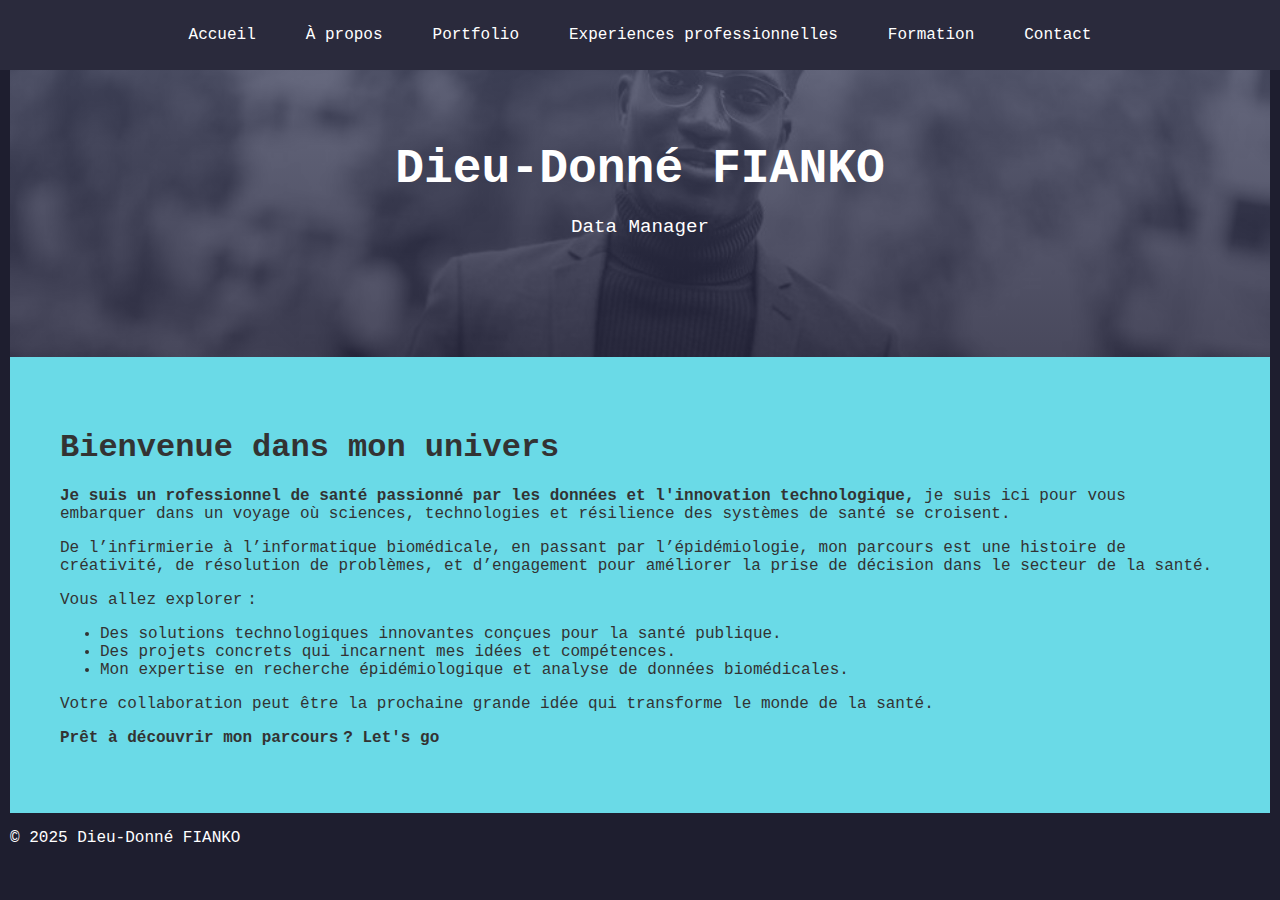
<file: index.html>
<!DOCTYPE html>
<html lang="fr">

<head>
    <meta charset="UTF-8">
    <meta name="viewport" content="width=device-width, initial-scale=1.0">
    <title>Portfolio de Dieu-Donné FIANKO</title>
    <link rel="stylesheet" href="css/style1.css">
    <link rel="stylesheet" href="https://cdnjs.cloudflare.com/ajax/libs/font-awesome/5.15.4/css/all.min.css">
</head>

<body>
    <div id="en-tete">
        <h1>Dieu-Donné FIANKO</h1>
        <p>Data Manager</p>
    </div>
    <nav class="navbar">
        <div id="menu">
            <ul>
                <li><a href="index.html">Accueil</a></li>
                <li><a href="html/apropos.html">À propos</a></li>
                <li><a href="html/portfolio.html">Portfolio</a></li>
                <li><a href="html/experiencepro.html">Experiences professionnelles</a></li>
                <li><a href="html/formation.html">Formation</a></li>
                <li><a href="html/contact.html">Contact</a></li>
            </ul>
        </div>
        <img src="images/menu-btn.png" alt="menu-humburger" class="menu-humburger">
    </nav>
    <div id="accueil">
        <h1>Bienvenue dans mon univers</h1>
        <p><strong>Je suis un rofessionnel de santé passionné par les données et l'innovation technologique,</strong> je
            suis ici pour vous embarquer dans un voyage où sciences, technologies et résilience des systèmes de santé se
            croisent.</p>
        <p>De l’infirmierie à l’informatique biomédicale, en passant par l’épidémiologie, mon parcours est une histoire
            de créativité, de résolution de problèmes, et d’engagement pour améliorer la prise de décision dans le
            secteur de la santé.</p>
        <p>Vous allez explorer :</p>
        <ul>
            <li>Des solutions technologiques innovantes conçues pour la santé publique.</li>
            <li>Des projets concrets qui incarnent mes idées et compétences.</li>
            <li>Mon expertise en recherche épidémiologique et analyse de données biomédicales.</li>
        </ul>
        <p>Votre collaboration peut être la prochaine grande idée qui transforme le monde de la santé.</p>
        <p><strong>Prêt à découvrir mon parcours ? Let's go</strong></p>
    </div>
    <p>&copy; 2025 Dieu-Donné FIANKO</p>
    <a href="#" class="scroll-top">
        ⬆
    </a>
    <script src="js/script.js"></script>
</body>

</html>
</file>
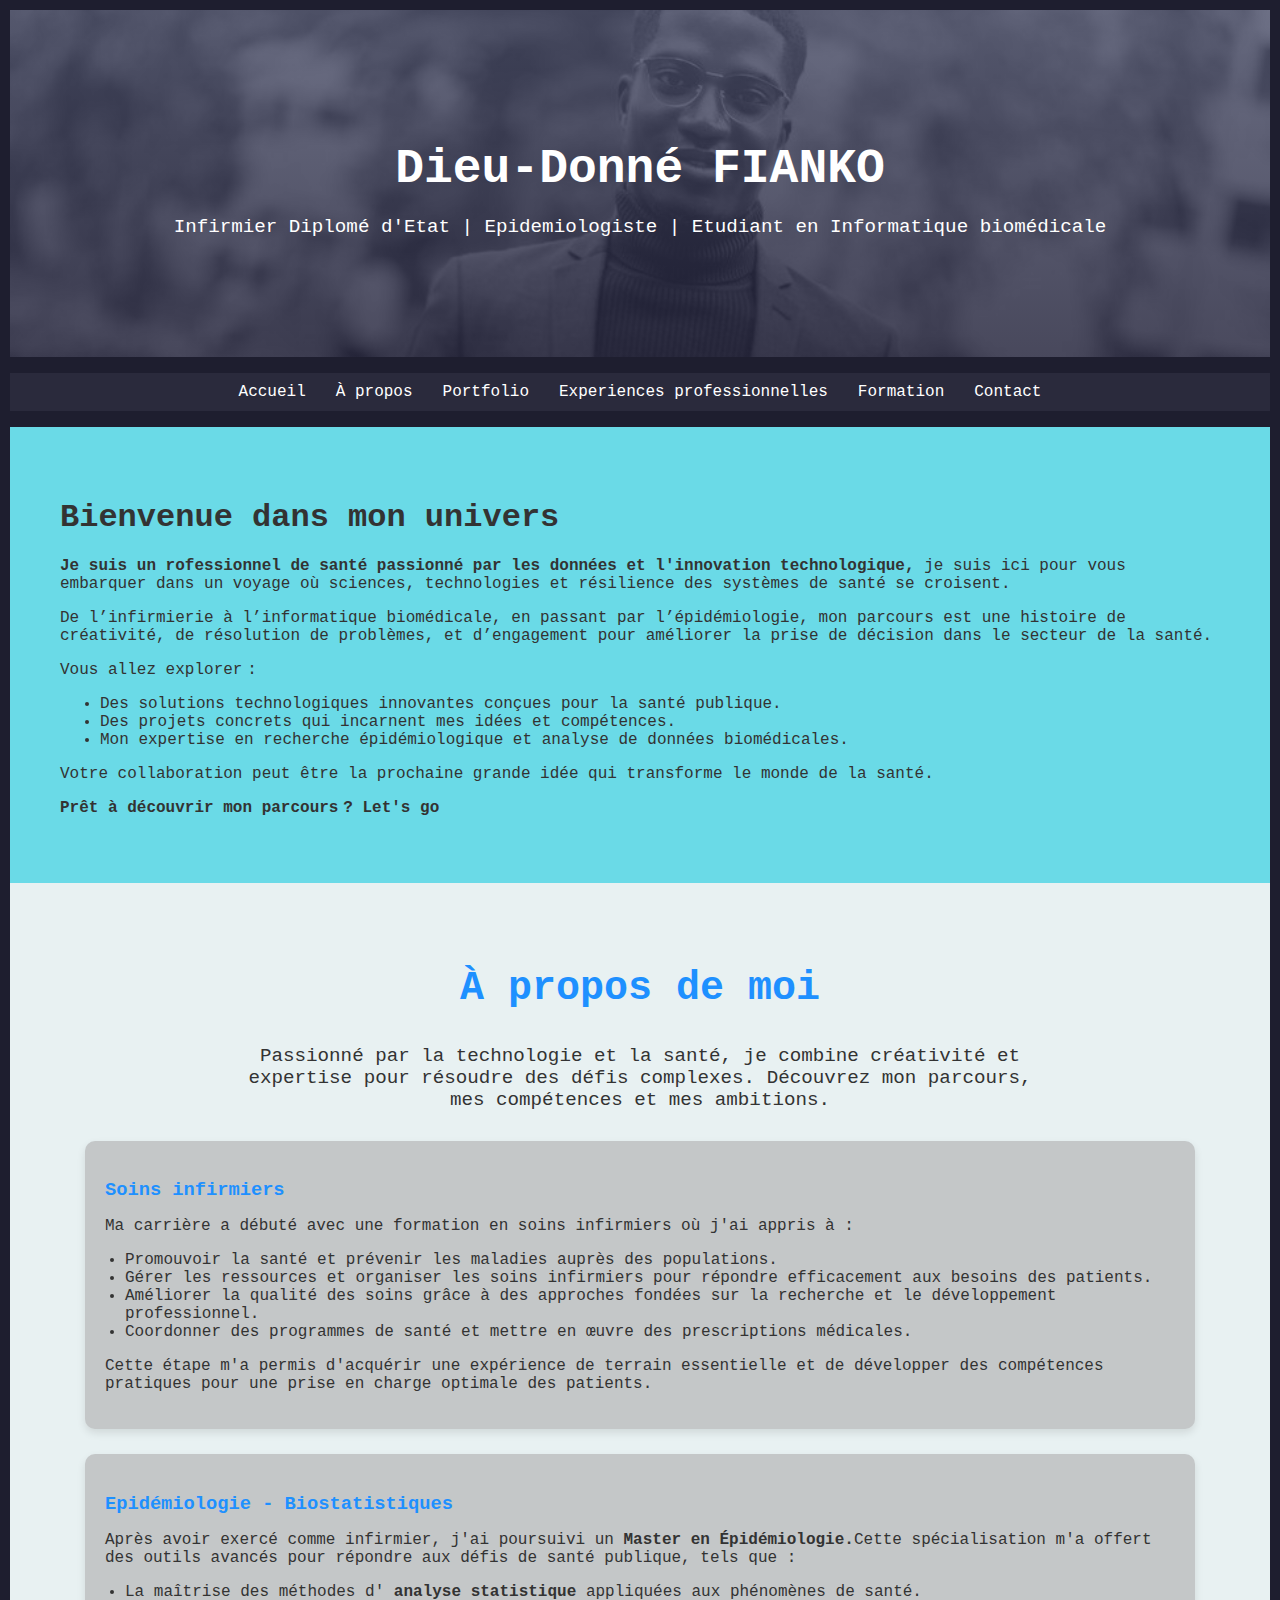
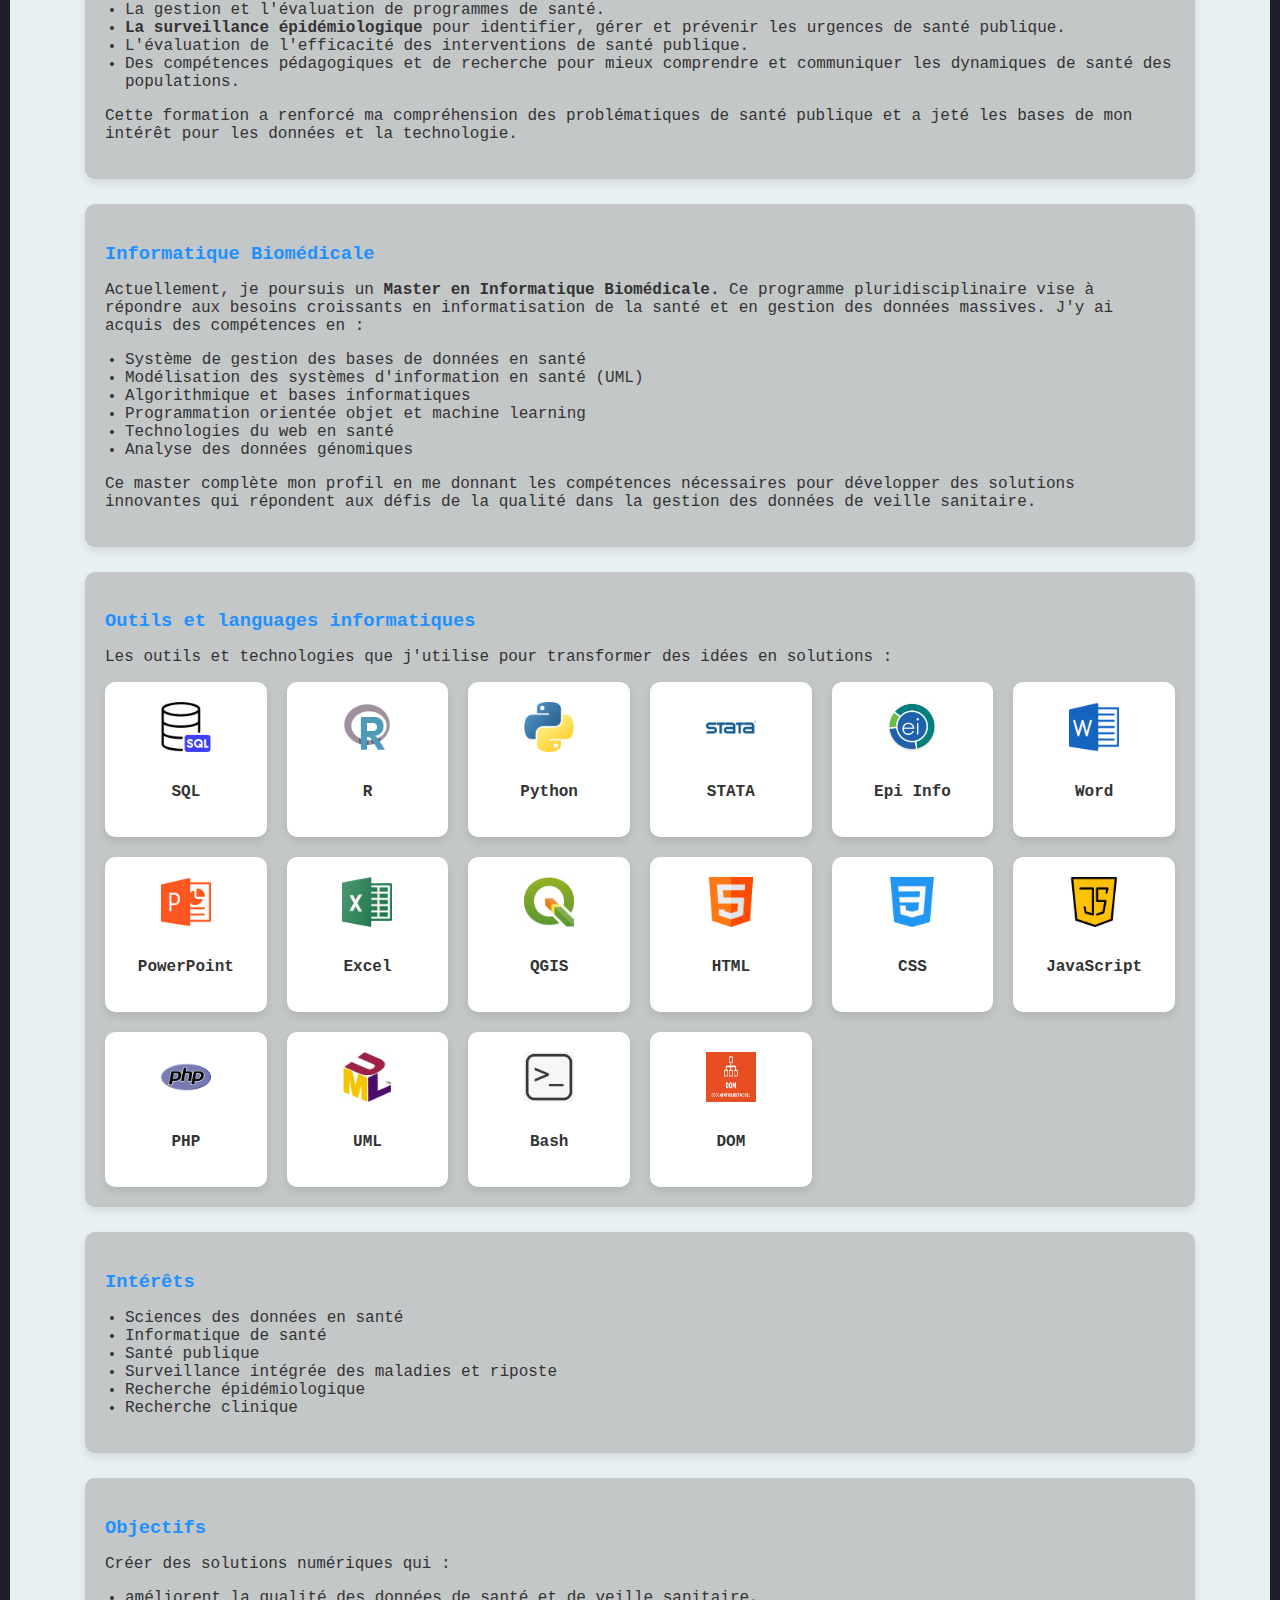
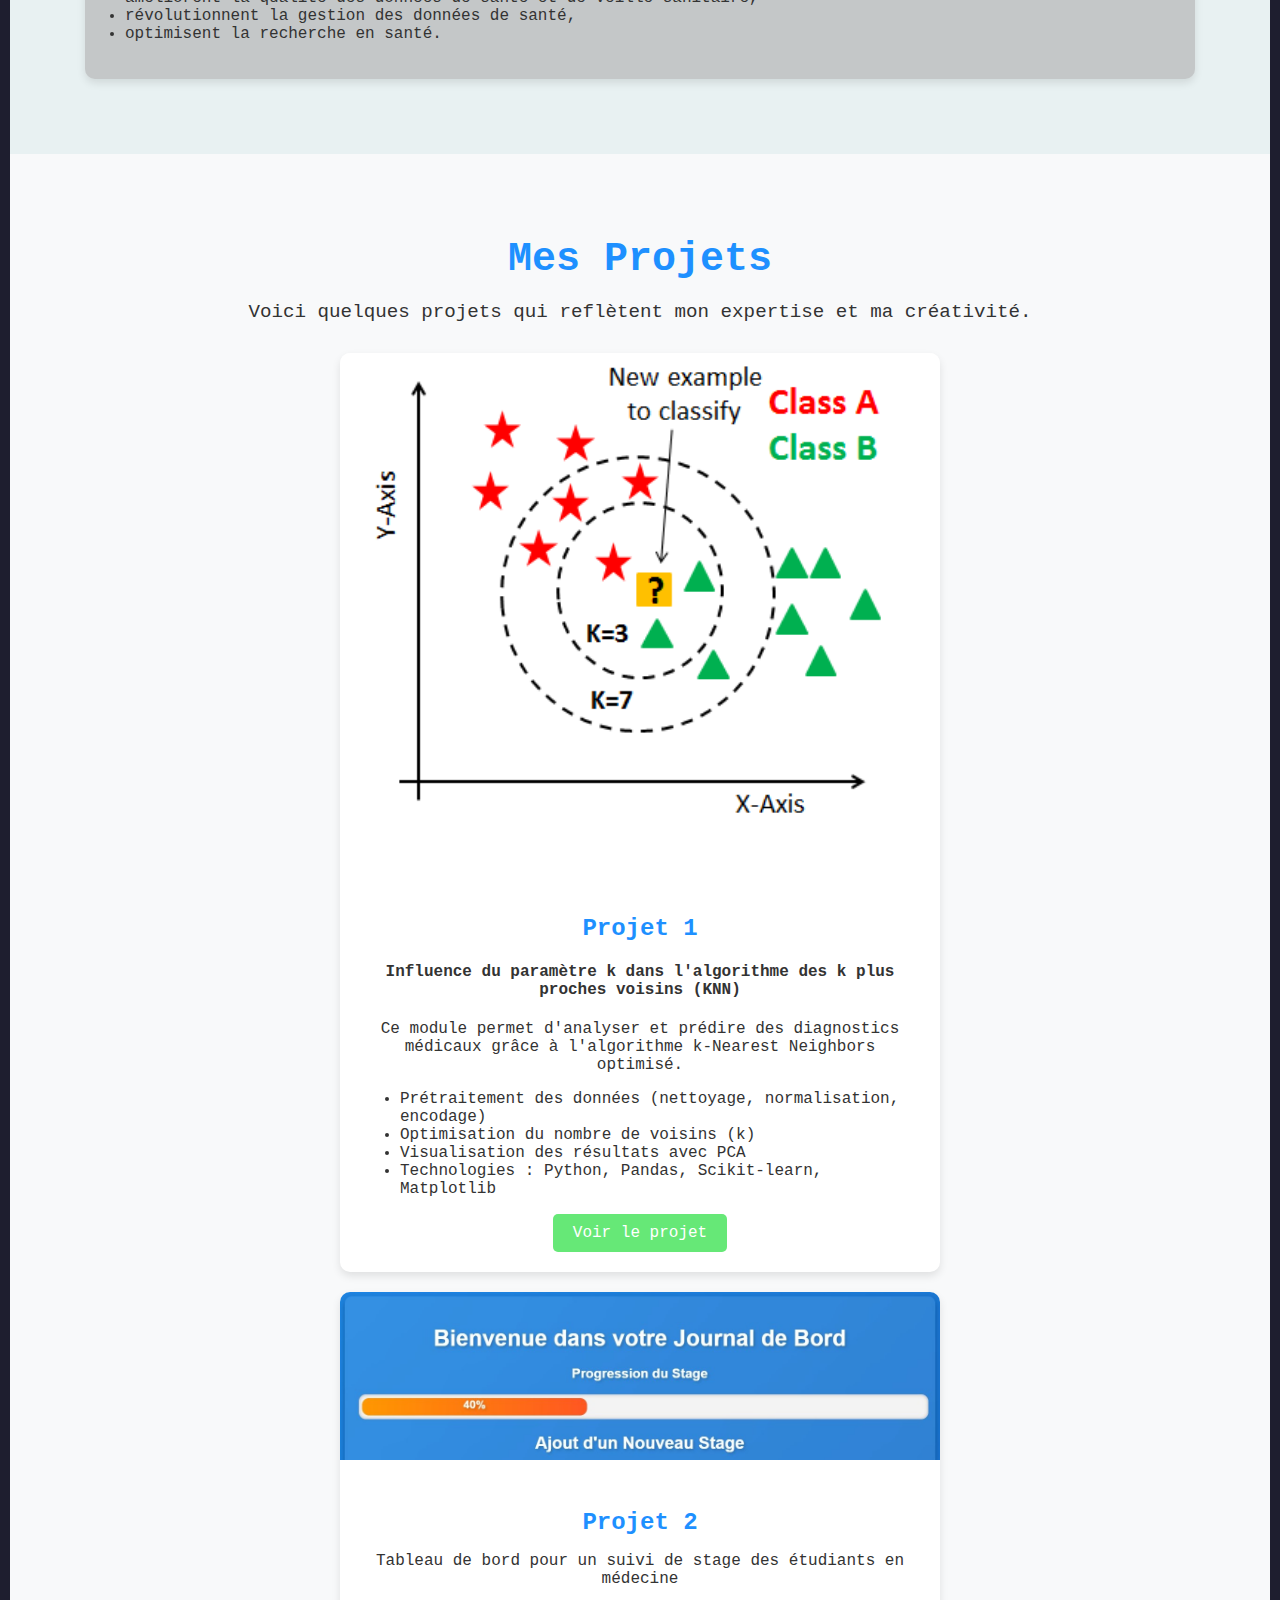
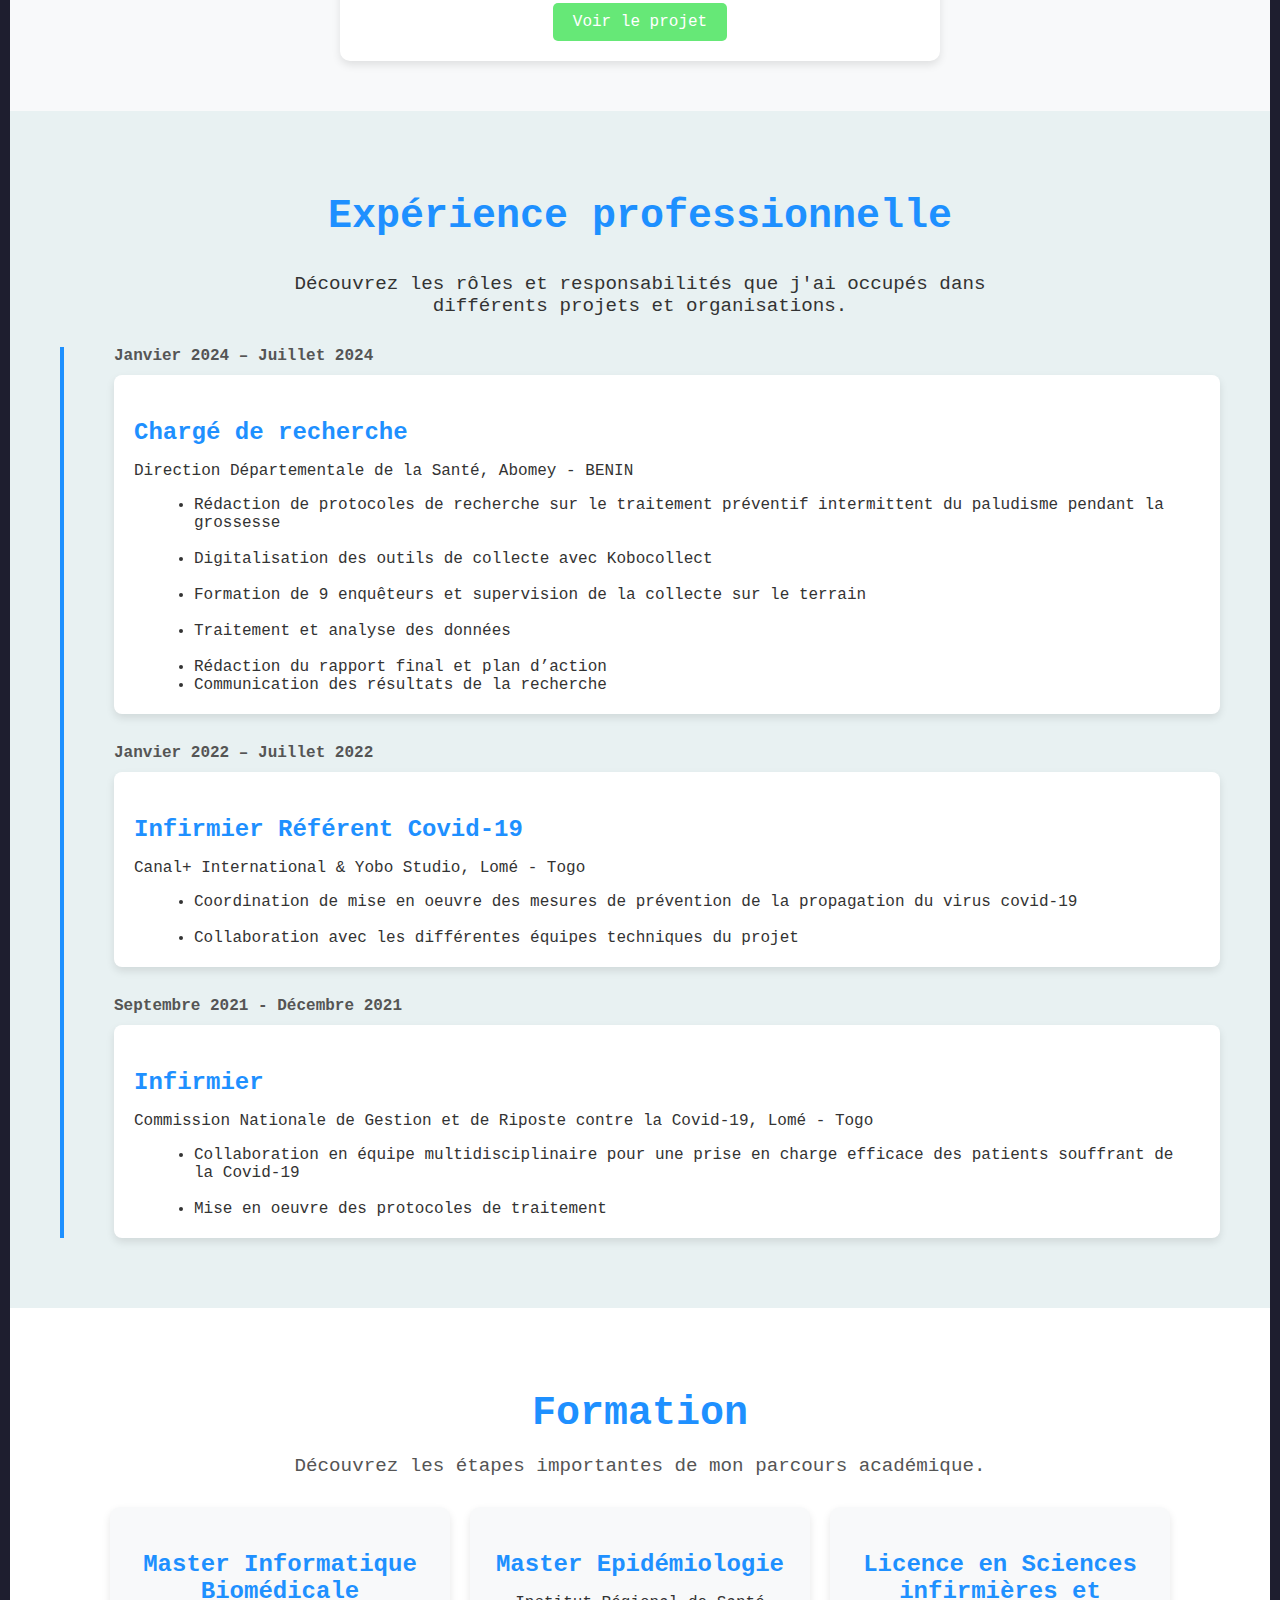
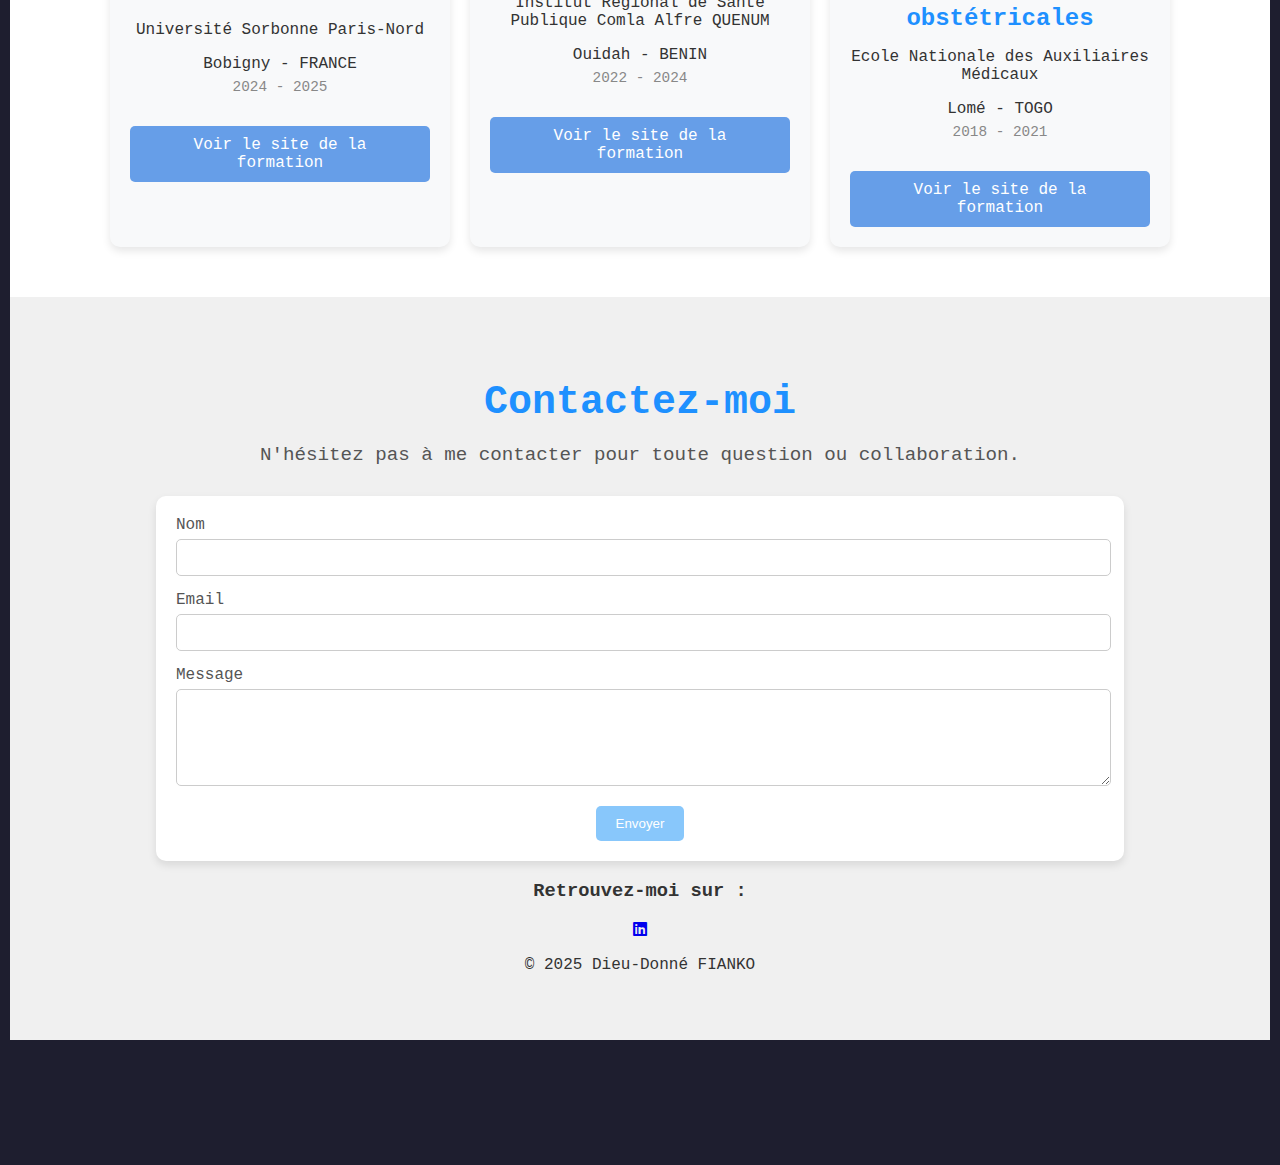
<file: portfolio/index.html>
<!DOCTYPE html>
<html lang="fr">

<head>
    <meta charset="UTF-8">
    <meta name="viewport" content="width=device-width, initial-scale=1.0">
    <title>Portfolio de Dieu-Donné FIANKO</title>
    <link rel="stylesheet" href="css/style1.css">
    <link rel="stylesheet" href="https://cdnjs.cloudflare.com/ajax/libs/font-awesome/5.15.4/css/all.min.css">
</head>

<body>
    <div id="en-tete">
        <h1>Dieu-Donné FIANKO</h1>
        <p>Infirmier Diplomé d'Etat | Epidemiologiste | Etudiant en Informatique biomédicale</p>
    </div>
    <div id="menu">
        <ul>
            <li><a href="#accueil">Accueil</a></li>
            <li><a href="#apropos">À propos</a></li>
            <li><a href="#portfolio">Portfolio</a></li>
            <li><a href="#experience">Experiences professionnelles</a></li>
            <li><a href="#formations">Formation</a></li>
            <li><a href="#contact">Contact</a></li>
        </ul>
    </div>
    <div id="accueil">
        <h1>Bienvenue dans mon univers</h1>
        <p><strong>Je suis un rofessionnel de santé passionné par les données et l'innovation technologique,</strong> je
            suis ici pour vous embarquer dans un voyage où sciences, technologies et résilience des systèmes de santé se
            croisent.</p>
        <p>De l’infirmierie à l’informatique biomédicale, en passant par l’épidémiologie, mon parcours est une histoire
            de créativité, de résolution de problèmes, et d’engagement pour améliorer la prise de décision dans le
            secteur de la santé.</p>
        <p>Vous allez explorer :</p>
        <ul>
            <li>Des solutions technologiques innovantes conçues pour la santé publique.</li>
            <li>Des projets concrets qui incarnent mes idées et compétences.</li>
            <li>Mon expertise en recherche épidémiologique et analyse de données biomédicales.</li>
        </ul>
        <p>Votre collaboration peut être la prochaine grande idée qui transforme le monde de la santé.</p>
        <p><strong>Prêt à découvrir mon parcours ? Let's go</strong></p>
    </div>
    <div id="apropos">
        <div id="apropos-intro">
            <h2>À propos de moi</h2>
            <p>Passionné par la technologie et la santé, je combine créativité et expertise pour résoudre des défis
                complexes. Découvrez mon parcours, mes compétences et mes ambitions.</p>
        </div>
        <div id="apropos-details">
            <div class="domaine">
                <h3>Soins infirmiers</h3>
                <p>Ma carrière a débuté avec une formation en soins infirmiers où j'ai appris à :</p>
                <ul>
                    <li>Promouvoir la santé et prévenir les maladies auprès des populations.</li>
                    <li>Gérer les ressources et organiser les soins infirmiers pour répondre efficacement aux besoins
                        des patients.</li>
                    <li>Améliorer la qualité des soins grâce à des approches fondées sur la recherche et le
                        développement professionnel.</li>
                    <li>Coordonner des programmes de santé et mettre en œuvre des prescriptions médicales.</li>
                </ul>
                <p>Cette étape m'a permis d'acquérir une expérience de terrain essentielle et de développer des
                    compétences pratiques pour une prise en charge optimale des patients.</p>
            </div>

            <div class="domaine">
                <h3>Epidémiologie - Biostatistiques</h3>
                <p>Après avoir exercé comme infirmier, j'ai poursuivi un <strong>Master en Épidémiologie.</strong>Cette
                    spécialisation m'a offert des outils avancés pour répondre aux défis de santé publique, tels que :
                </p>
                <ul>
                    <li>La maîtrise des méthodes d' <strong>analyse statistique</strong> appliquées aux phénomènes de
                        santé.</li>
                    <li>La gestion et l'évaluation de programmes de santé.</li>
                    <li><strong>La surveillance épidémiologique</strong> pour identifier, gérer et prévenir les urgences
                        de santé publique.</li>
                    <li>L'évaluation de l'efficacité des interventions de santé publique.</li>
                    <li>Des compétences pédagogiques et de recherche pour mieux comprendre et communiquer les dynamiques
                        de santé des populations.</li>
                </ul>
                <p>Cette formation a renforcé ma compréhension des problématiques de santé publique et a jeté les bases
                    de mon intérêt pour les données et la technologie.</p>
            </div>

            <div class="domaine">
                <h3>Informatique Biomédicale</h3>
                <p>Actuellement, je poursuis un <strong>Master en Informatique Biomédicale.</strong> Ce programme
                    pluridisciplinaire vise à répondre aux besoins croissants en informatisation de la santé et en
                    gestion des données massives. J'y ai acquis des compétences en :</p>
                <ul>
                    <li>Système de gestion des bases de données en santé</li>
                    <li>Modélisation des systèmes d'information en santé (UML)</li>
                    <li>Algorithmique et bases informatiques</li>
                    <li>Programmation orientée objet et machine learning</li>
                    <li>Technologies du web en santé</li>
                    <li>Analyse des données génomiques</li>
                </ul>
                <p>Ce master complète mon profil en me donnant les compétences nécessaires pour développer des solutions
                    innovantes qui répondent aux défis de la qualité dans la gestion des données de veille sanitaire.
                </p>
            </div>
            <div class="domaine">
                <h3>Outils et languages informatiques</h3>
                <p>Les outils et technologies que j'utilise pour transformer des idées en solutions :</p>
                <div id="competences-contenu">
                    <div class="competence">
                        <img src="images/sql.png" alt="Logo SQL">
                        <p>SQL</p>
                    </div>
                    <div class="competence">
                        <img src="images/r.png" alt="Logo R">
                        <p>R</p>
                    </div>
                    <div class="competence">
                        <img src="images/python.png" alt="Logo Python">
                        <p>Python</p>
                    </div>
                    <div class="competence">
                        <img src="images/stata.png" alt="Logo STATA">
                        <p>STATA</p>
                    </div>
                    <div class="competence">
                        <img src="images/epi.jpeg" alt="Logo Epi Info">
                        <p>Epi Info</p>
                    </div>
                    <div class="competence">
                        <img src="images/word.png" alt="Logo Word">
                        <p>Word</p>
                    </div>
                    <div class="competence">
                        <img src="images/powerpoint.png" alt="Logo PowerPoint">
                        <p>PowerPoint</p>
                    </div>
                    <div class="competence">
                        <img src="images/excel.png" alt="Logo Excel">
                        <p>Excel</p>
                    </div>
                    <div class="competence">
                        <img src="images/qgis.jpeg" alt="Logo QGIS">
                        <p>QGIS</p>
                    </div>
                    <div class="competence">
                        <img src="images/html.png" alt="Logo HTML">
                        <p>HTML</p>
                    </div>
                    <div class="competence">
                        <img src="images/css.png" alt="Logo CSS">
                        <p>CSS</p>
                    </div>
                    <div class="competence">
                        <img src="images/js.png" alt="Logo JavaScript">
                        <p>JavaScript</p>
                    </div>
                    <div class="competence">
                        <img src="images/php.png" alt="Logo PHP">
                        <p>PHP</p>
                    </div>
                    <div class="competence">
                        <img src="images/uml.gif" alt="Logo UML">
                        <p>UML</p>
                    </div>
                    <div class="competence">
                        <img src="images/bash.png" alt="Logo Bash">
                        <p>Bash</p>
                    </div>
                    <div class="competence">
                        <img src="images/dom.jpg" alt="Logo DOM">
                        <p>DOM</p>
                    </div>
                </div>
            </div>

            <div class="domaine">
                <h3>Intérêts</h3>
                <ul>
                    <li>Sciences des données en santé</li>
                    <li>Informatique de santé</li>
                    <li>Santé publique</li>
                    <li>Surveillance intégrée des maladies et riposte</li>
                    <li>Recherche épidémiologique</li>
                    <li>Recherche clinique</li>
                </ul>
            </div>
            <div class="domaine">
                <h3>Objectifs</h3>
                <p>Créer des solutions numériques qui : </p>
                <ul>
                    <li>améliorent la qualité des données de santé et de veille sanitaire,</li>
                    <li>révolutionnent la gestion des données de santé,</li>
                    <li>optimisent la recherche en santé.</li>
            </div>

        </div>
    </div>
    <div id="portfolio">
        <div id="portfolio-tete">
            <h2>Mes Projets</h2>
            <p>Voici quelques projets qui reflètent mon expertise et ma créativité.</p>
        </div>
        <div id="portfolio-gallerie">
            <div class="projet">
                <img src="images/knn.png" alt="Projet 1">
                <div class="projet-info">
                    <h3>Projet 1</h3>
                    <h4>Influence du paramètre k dans l'algorithme des k plus proches voisins (KNN)</h4>
                    <p>Ce module permet d'analyser et prédire des diagnostics médicaux grâce à l'algorithme k-Nearest
                        Neighbors optimisé.</p>
                    <ul>
                        <li>Prétraitement des données (nettoyage, normalisation, encodage)</li>
                        <li>Optimisation du nombre de voisins (k)</li>
                        <li>Visualisation des résultats avec PCA</li>
                        <li>Technologies : Python, Pandas, Scikit-learn, Matplotlib</li>
                    </ul>
                    <a href="https://github.com/dieudonne-fianko/kcurve-python" class="boutton">Voir le projet</a>
                </div>
            </div>
            <div class="projet">
                <img src="images/projet2.jpg" alt="Projet 2">
                <div class="projet-info">
                    <h3>Projet 2</h3>
                    <p>Tableau de bord pour un suivi de stage des étudiants en médecine</p>
                    <a href="http://dieudonnefianko.atwebpages.com/public_html/" class="boutton">Voir le projet</a>
                </div>
            </div>
        </div>
    </div>
    <div id="experience">
        <div id="experience-tete">
            <h2>Expérience professionnelle</h2>
            <p>Découvrez les rôles et responsabilités que j'ai occupés dans différents projets et organisations.</p>
        </div>
        <div id="exp-detail">
            <div class="exp-item">
                <div class="exp-date">Janvier 2024 – Juillet 2024</div>
                <div class="exp-item-contenu">
                    <h3>Chargé de recherche</h3>
                    <p>Direction Départementale de la Santé, Abomey - BENIN</p>
                    <ul>
                        <li>Rédaction de protocoles de recherche sur le traitement préventif intermittent du paludisme
                            pendant la grossesse</li><br>
                        <li>Digitalisation des outils de collecte avec Kobocollect</li><br>
                        <li>Formation de 9 enquêteurs et supervision de la collecte sur le terrain</li><br>
                        <li>Traitement et analyse des données</li><br>
                        <li>Rédaction du rapport final et plan d’action</li>
                        <li>Communication des résultats de la recherche</li>
                    </ul>
                </div>
            </div>
            <div class="exp-item">
                <div class="exp-date">Janvier 2022 – Juillet 2022</div>
                <div class="exp-item-contenu">
                    <h3>Infirmier Référent Covid-19</h3>
                    <p>Canal+ International & Yobo Studio, Lomé - Togo</p>
                    <ul>
                        <li>Coordination de mise en oeuvre des mesures de prévention de la propagation du virus covid-19
                        </li><br>
                        <li>Collaboration avec les différentes équipes techniques du projet</li>
                    </ul>
                </div>
            </div>
            <div class="exp-item">
                <div class="exp-date">Septembre 2021 - Décembre 2021</div>
                <div class="exp-item-contenu">
                    <h3>Infirmier</h3>
                    <p>Commission Nationale de Gestion et de Riposte contre la Covid-19, Lomé - Togo </p>
                    <ul>
                        <li>Collaboration en équipe multidisciplinaire pour une prise en charge efficace des patients
                            souffrant de la Covid-19</li><br>
                        <li>Mise en oeuvre des protocoles de traitement</li>
                    </ul>
                </div>
            </div>
        </div>
    </div>
    <div id="formations">
        <div id="formation-tete">
            <h2>Formation</h2>
            <p>Découvrez les étapes importantes de mon parcours académique.</p>
        </div>
        <div id="formation-liste">
            <div class="formation">
                <h3>Master Informatique Biomédicale</h3>
                <p>Université Sorbonne Paris-Nord</p>
                <p>Bobigny - FRANCE</p>
                <span>2024 - 2025</span>
                <a href="https://smbh.univ-paris13.fr/index.php/fr/formations/licences,-masters/masters/item/117-informatique-biomedicale-cohabilitation-avec-paris-5-pour-le-m1-et-le-m2.html"
                    class="boutton">Voir le site de la formation</a>
            </div>
            <div class="formation">
                <h3>Master Epidémiologie</h3>
                <p>Institut Régional de Santé Publique Comla Alfre QUENUM</p>
                <p>Ouidah - BENIN</p>
                <span>2022 - 2024</span>
                <a href="https://irsp-ouidah.org/core/master-en-epidemiologie/" class="boutton">Voir le site de la
                    formation</a>
            </div>
            <div class="formation">
                <h3>Licence en Sciences infirmières et obstétricales</h3>
                <p>Ecole Nationale des Auxiliaires Médicaux</p>
                <p>Lomé - TOGO</p>
                <span>2018 - 2021</span>
                <a href="https://enamlome.tg/formation/departement-des-infirmiers/" class="boutton">Voir le site de la
                    formation</a>
            </div>
        </div>
    </div>
    <div id="contact">
        <div id="contact-tete">
            <h2>Contactez-moi</h2>
            <p>N'hésitez pas à me contacter pour toute question ou collaboration.</p>
        </div>
        <div id="contact-contenu">
            <form id="contact-form">
                <div class="form">
                    <label for="name">Nom</label>
                    <input type="text" id="name" name="name" required>
                </div>
                <div class="form">
                    <label for="email">Email</label>
                    <input type="email" id="email" name="email" required>
                </div>
                <div class="form">
                    <label for="message">Message</label>
                    <textarea id="message" name="message" rows="5" required></textarea>
                </div>
                <button type="submit" id="boutton-contact" action="mailto:diordieudo@gmail.com">Envoyer</button>
            </form>
            <div class="social">
                <h3>Retrouvez-moi sur :</h3>
                <a href="https://www.linkedin.com/in/dieu-donn%C3%A9-fianko/" target="_blank">
                    <i class="fab fa-linkedin"></i>
                </a>
                <p>&copy; 2025 Dieu-Donné FIANKO</p>
            </div>
        </div>
    </div>
    <script src="js/script.js"></script>
</body>

</html>
</file>
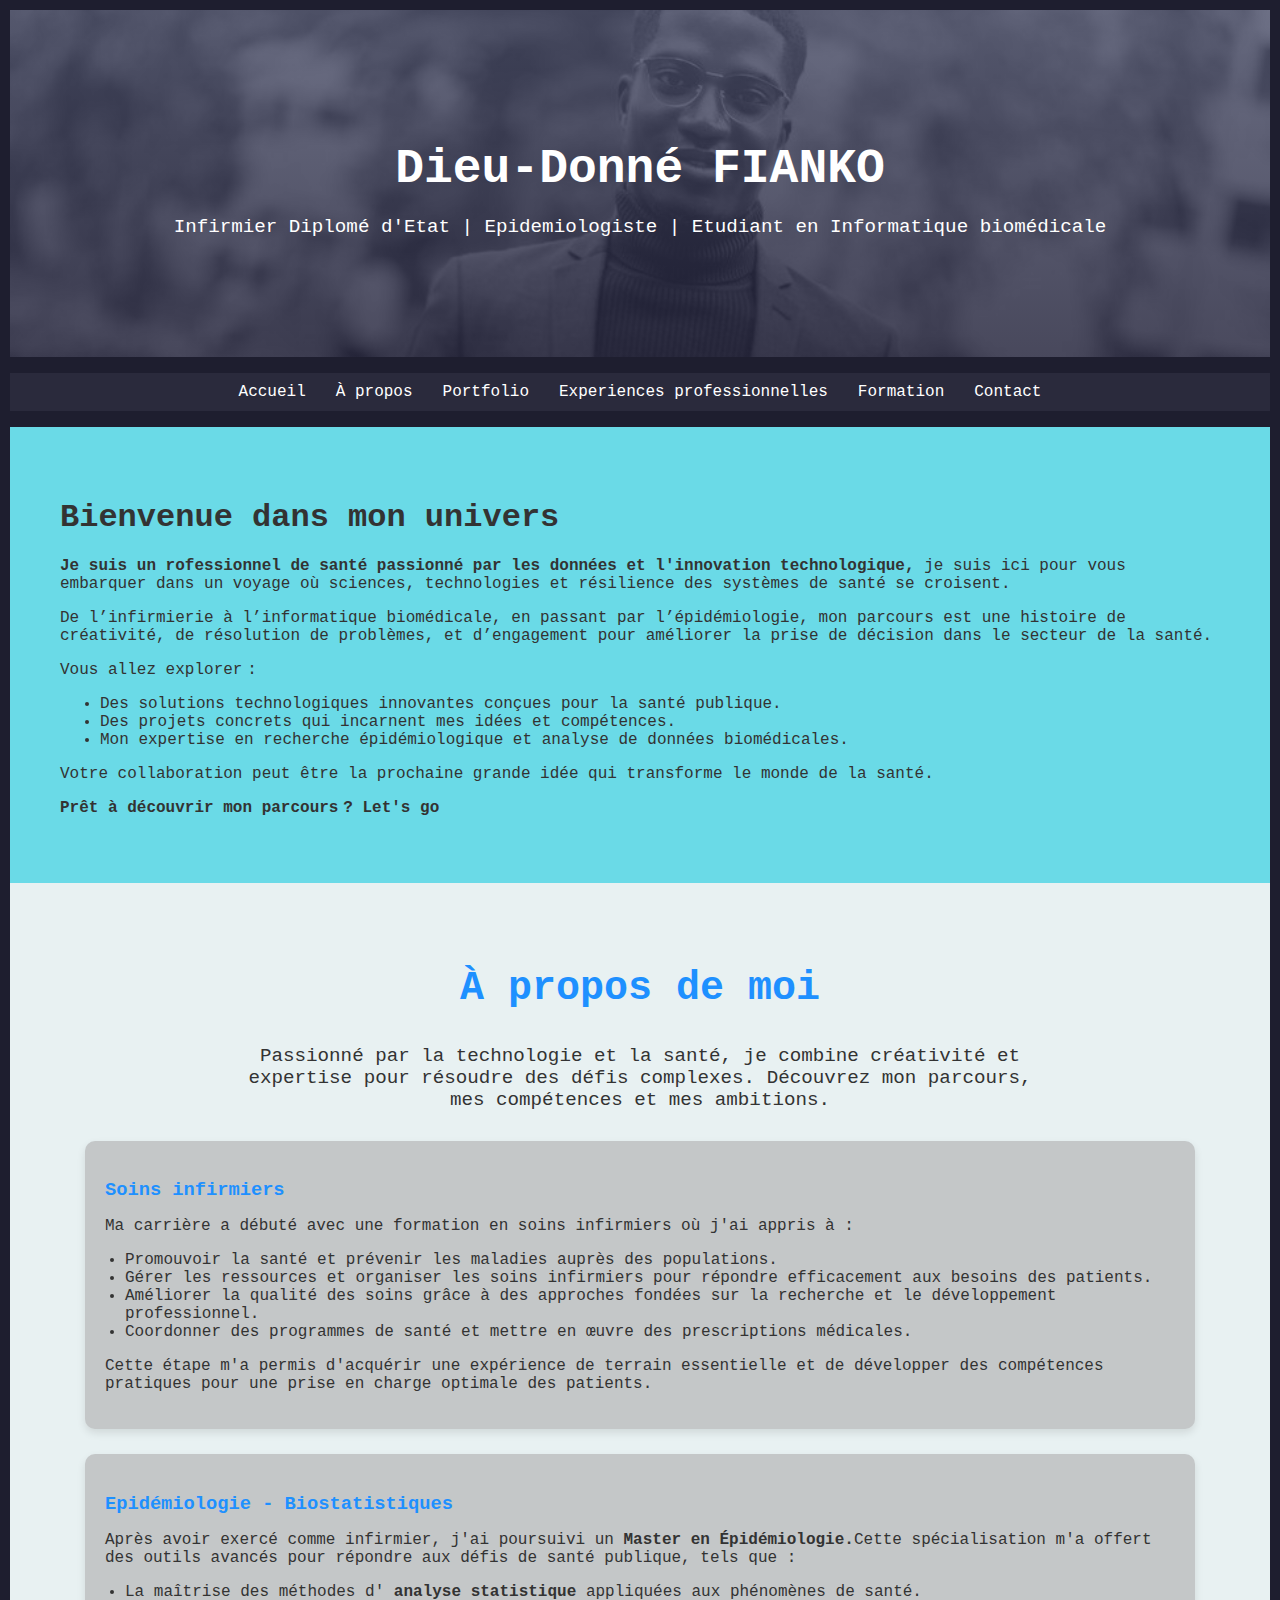
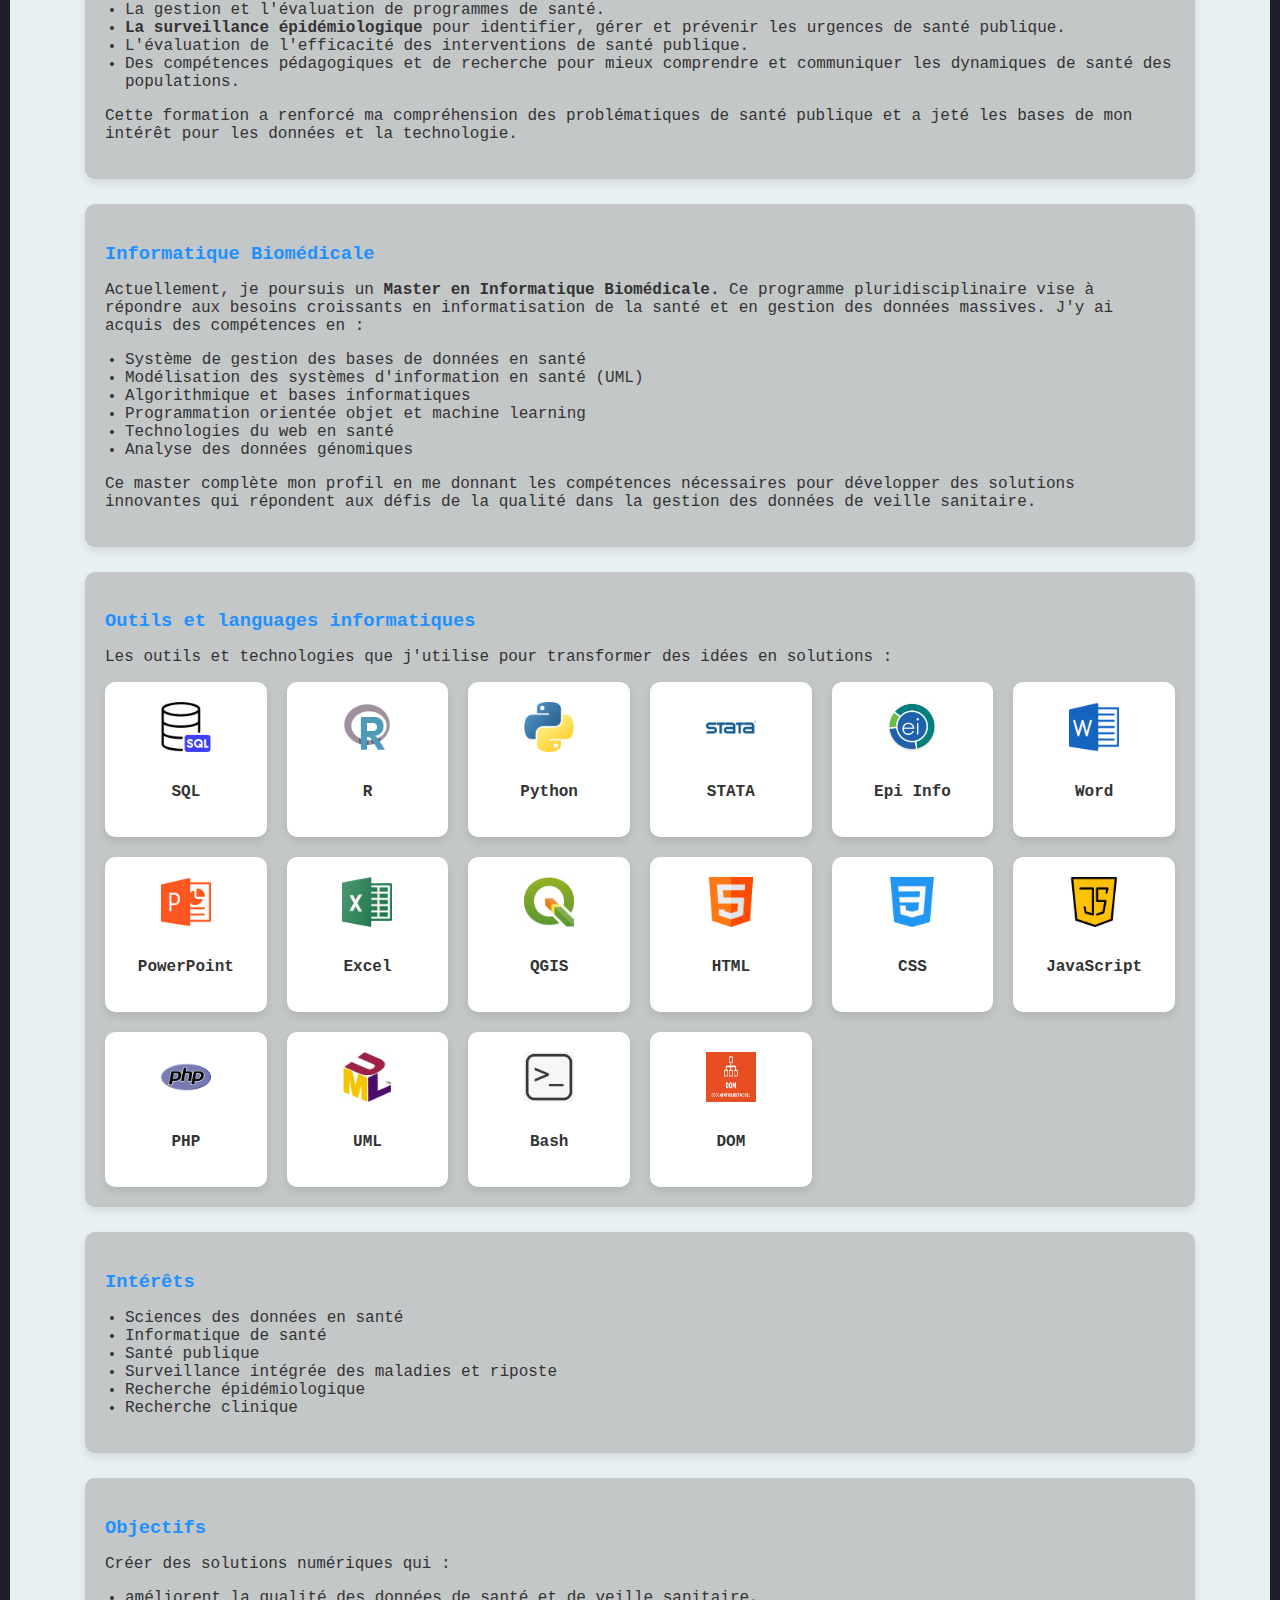
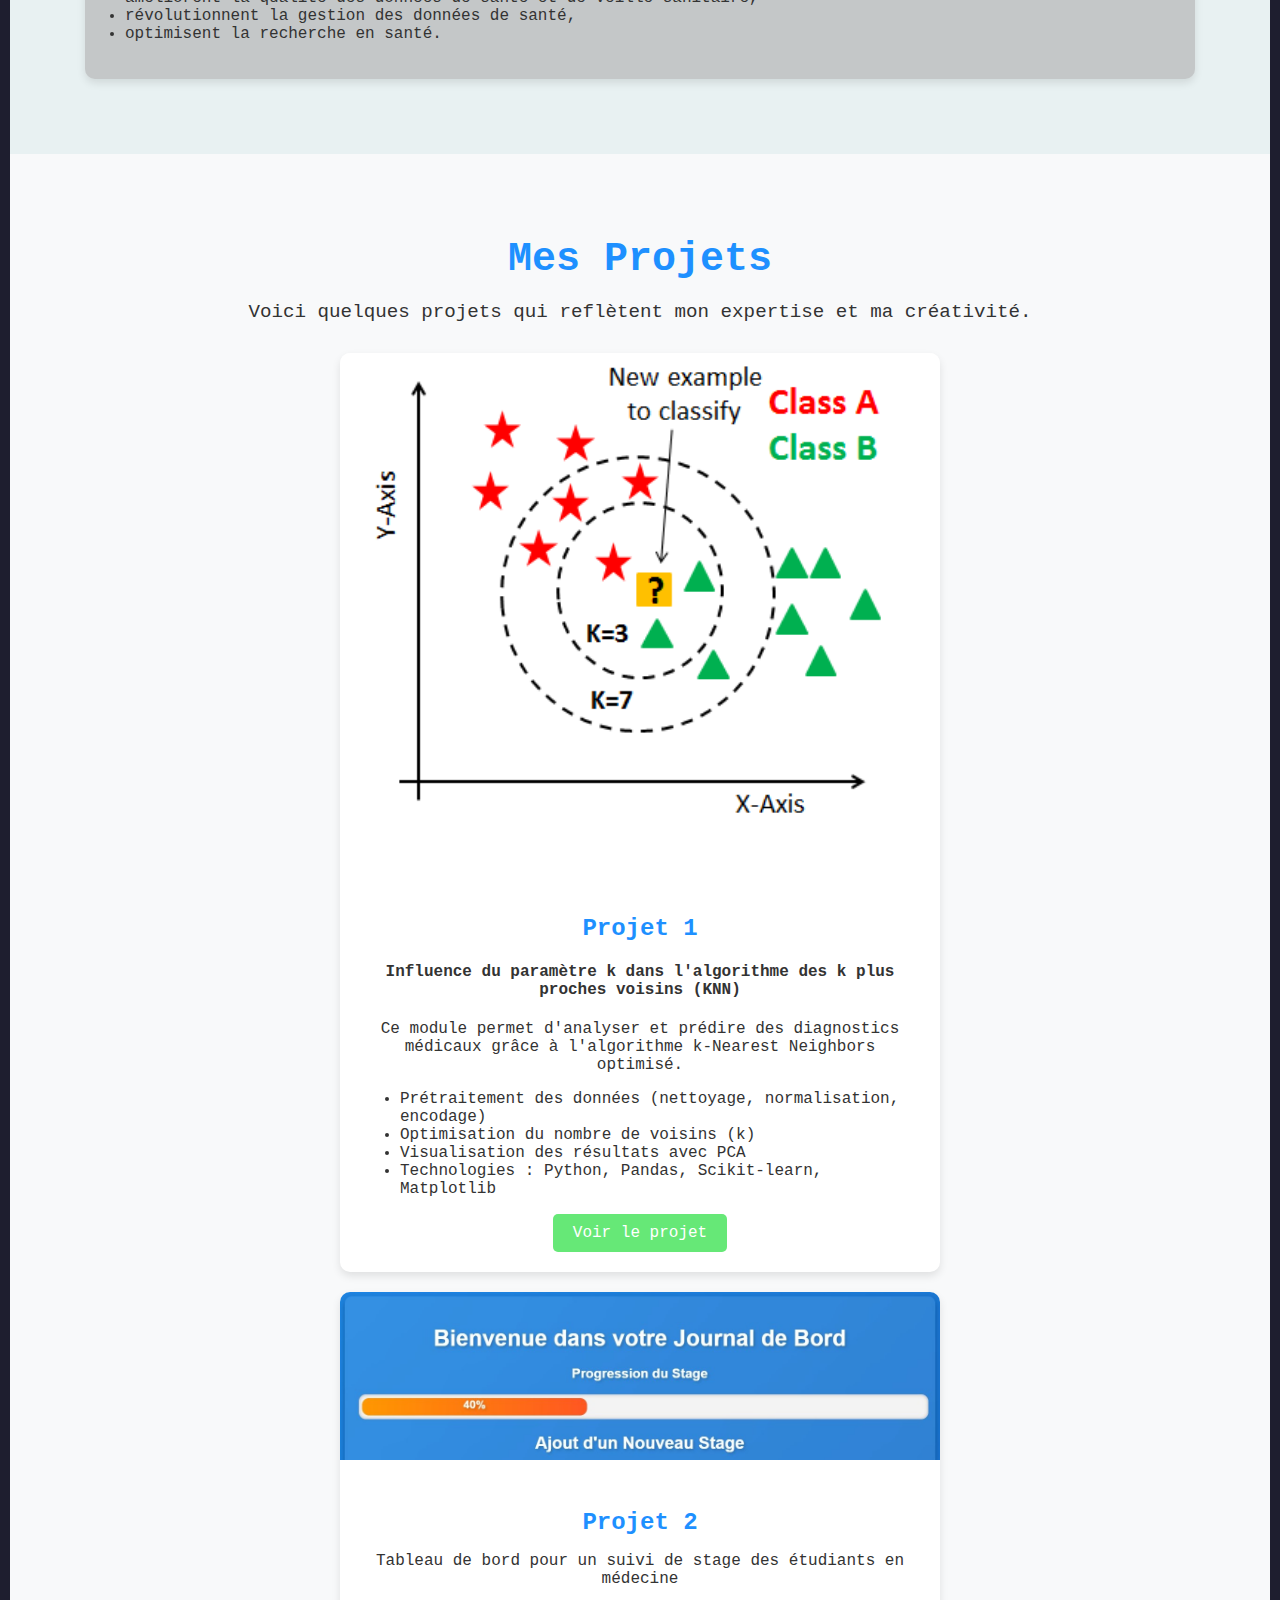
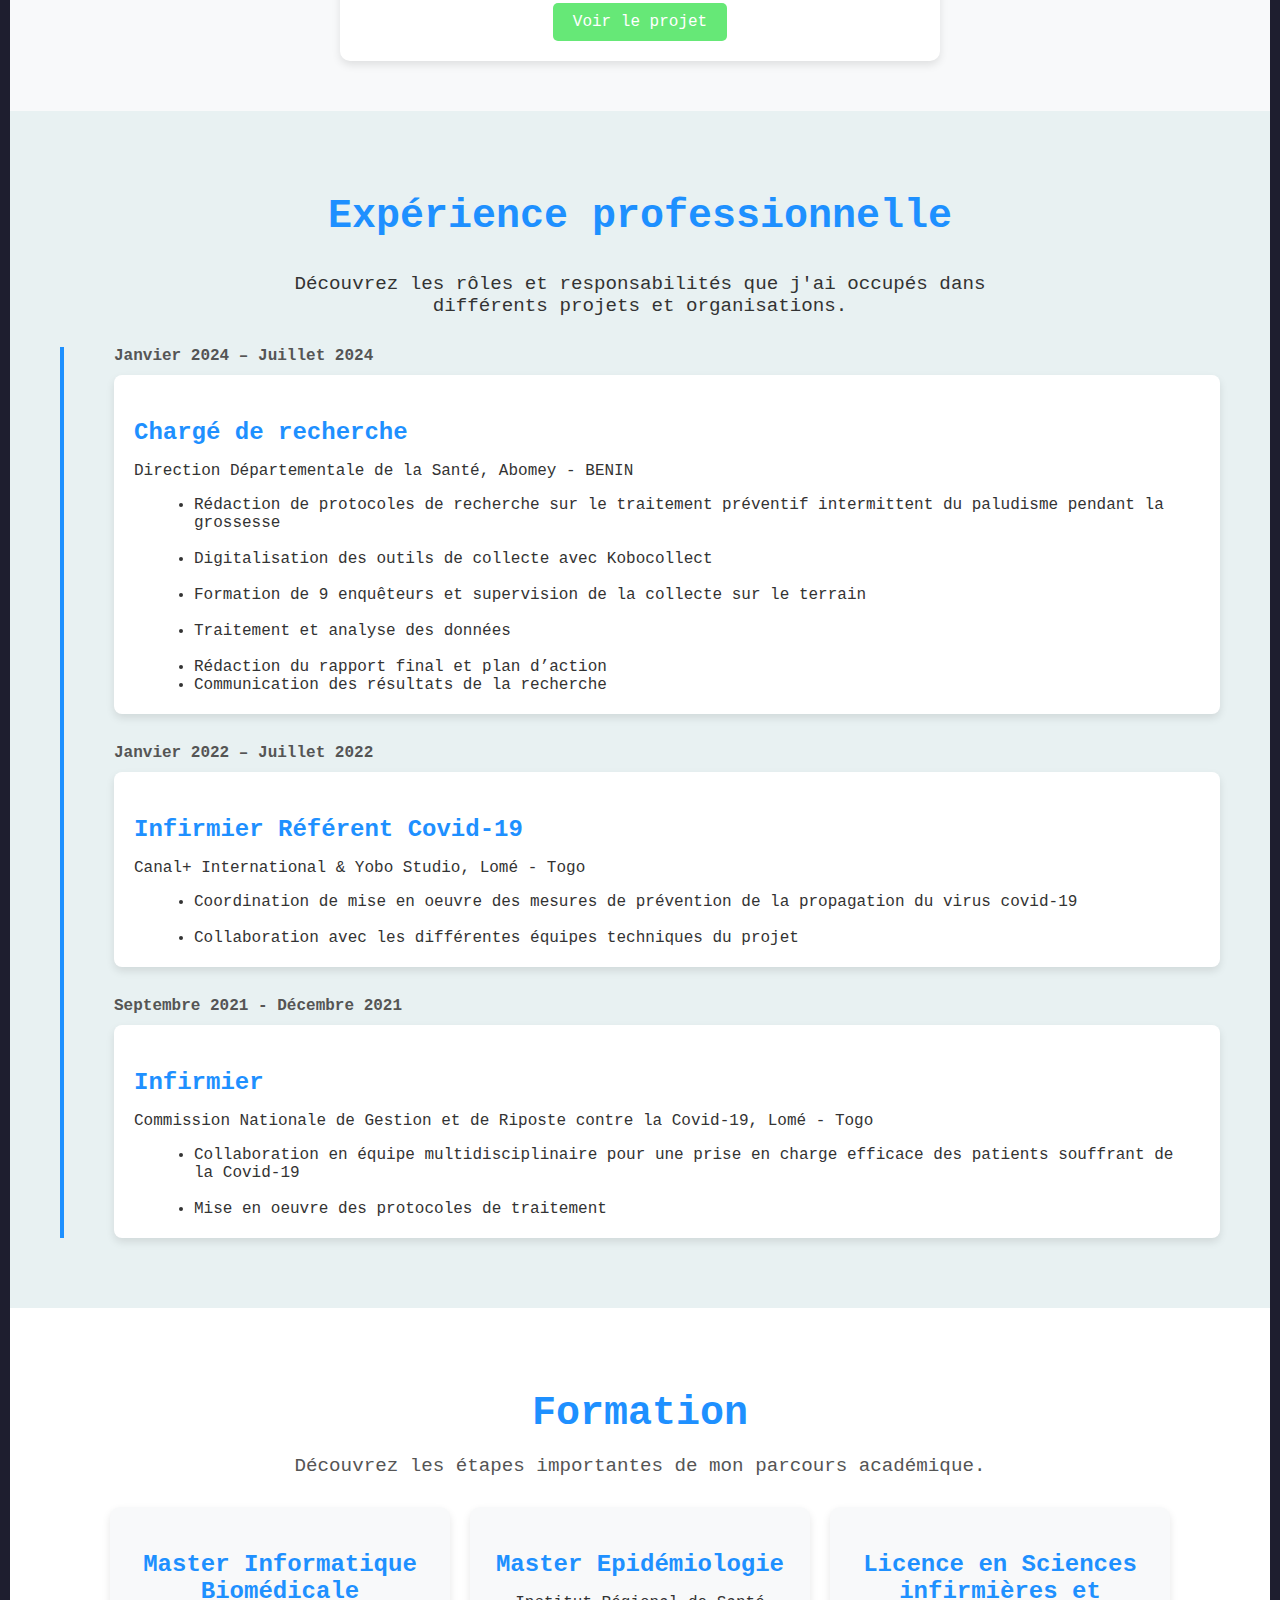
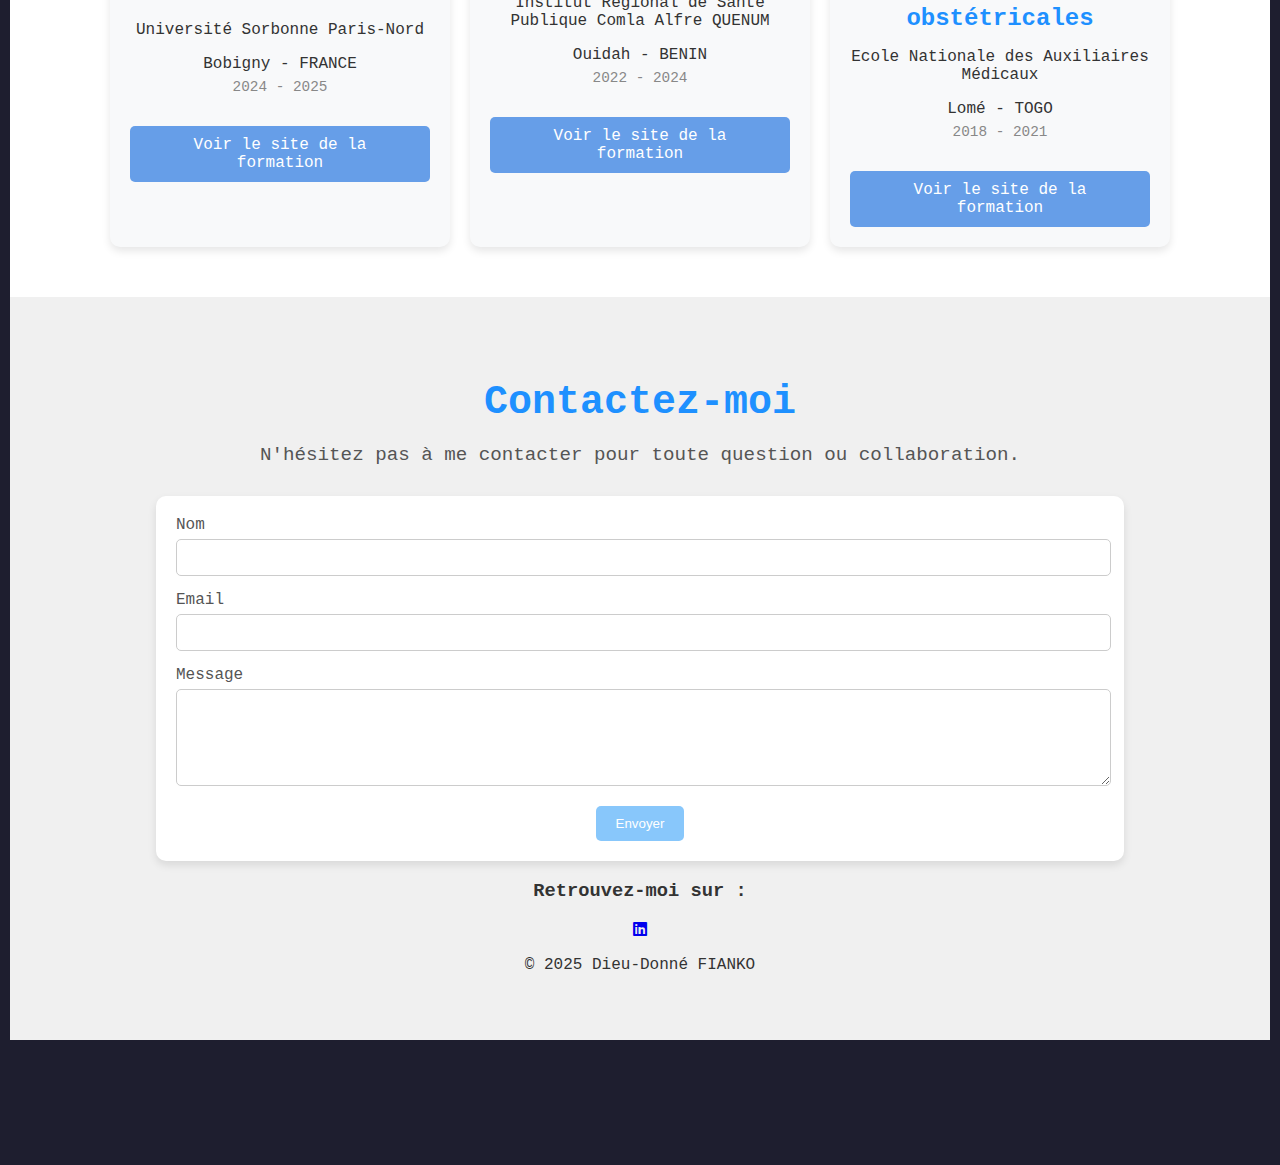
<file: portfolio/html/index.html>
<!DOCTYPE html>
<html lang="fr">

<head>
    <meta charset="UTF-8">
    <meta name="viewport" content="width=device-width, initial-scale=1.0">
    <title>Portfolio de Dieu-Donné FIANKO</title>
    <link rel="stylesheet" href="../css/style1.css">
    <link rel="stylesheet" href="https://cdnjs.cloudflare.com/ajax/libs/font-awesome/5.15.4/css/all.min.css">
</head>

<body>
    <div id="en-tete">
        <h1>Dieu-Donné FIANKO</h1>
        <p>Infirmier Diplomé d'Etat | Epidemiologiste | Etudiant en Informatique biomédicale</p>
    </div>
    <div id="menu">
        <ul>
            <li><a href="#accueil">Accueil</a></li>
            <li><a href="#apropos">À propos</a></li>
            <li><a href="#portfolio">Portfolio</a></li>
            <li><a href="#experience">Experiences professionnelles</a></li>
            <li><a href="#formations">Formation</a></li>
            <li><a href="#contact">Contact</a></li>
        </ul>
    </div>
    <div id="accueil">
        <h1>Bienvenue dans mon univers</h1>
        <p><strong>Je suis un rofessionnel de santé passionné par les données et l'innovation technologique,</strong> je
            suis ici pour vous embarquer dans un voyage où sciences, technologies et résilience des systèmes de santé se
            croisent.</p>
        <p>De l’infirmierie à l’informatique biomédicale, en passant par l’épidémiologie, mon parcours est une histoire
            de créativité, de résolution de problèmes, et d’engagement pour améliorer la prise de décision dans le
            secteur de la santé.</p>
        <p>Vous allez explorer :</p>
        <ul>
            <li>Des solutions technologiques innovantes conçues pour la santé publique.</li>
            <li>Des projets concrets qui incarnent mes idées et compétences.</li>
            <li>Mon expertise en recherche épidémiologique et analyse de données biomédicales.</li>
        </ul>
        <p>Votre collaboration peut être la prochaine grande idée qui transforme le monde de la santé.</p>
        <p><strong>Prêt à découvrir mon parcours ? Let's go</strong></p>
    </div>
    <div id="apropos">
        <div id="apropos-intro">
            <h2>À propos de moi</h2>
            <p>Passionné par la technologie et la santé, je combine créativité et expertise pour résoudre des défis
                complexes. Découvrez mon parcours, mes compétences et mes ambitions.</p>
        </div>
        <div id="apropos-details">
            <div class="domaine">
                <h3>Soins infirmiers</h3>
                <p>Ma carrière a débuté avec une formation en soins infirmiers où j'ai appris à :</p>
                <ul>
                    <li>Promouvoir la santé et prévenir les maladies auprès des populations.</li>
                    <li>Gérer les ressources et organiser les soins infirmiers pour répondre efficacement aux besoins
                        des patients.</li>
                    <li>Améliorer la qualité des soins grâce à des approches fondées sur la recherche et le
                        développement professionnel.</li>
                    <li>Coordonner des programmes de santé et mettre en œuvre des prescriptions médicales.</li>
                </ul>
                <p>Cette étape m'a permis d'acquérir une expérience de terrain essentielle et de développer des
                    compétences pratiques pour une prise en charge optimale des patients.</p>
            </div>

            <div class="domaine">
                <h3>Epidémiologie - Biostatistiques</h3>
                <p>Après avoir exercé comme infirmier, j'ai poursuivi un <strong>Master en Épidémiologie.</strong>Cette
                    spécialisation m'a offert des outils avancés pour répondre aux défis de santé publique, tels que :
                </p>
                <ul>
                    <li>La maîtrise des méthodes d' <strong>analyse statistique</strong> appliquées aux phénomènes de
                        santé.</li>
                    <li>La gestion et l'évaluation de programmes de santé.</li>
                    <li><strong>La surveillance épidémiologique</strong> pour identifier, gérer et prévenir les urgences
                        de santé publique.</li>
                    <li>L'évaluation de l'efficacité des interventions de santé publique.</li>
                    <li>Des compétences pédagogiques et de recherche pour mieux comprendre et communiquer les dynamiques
                        de santé des populations.</li>
                </ul>
                <p>Cette formation a renforcé ma compréhension des problématiques de santé publique et a jeté les bases
                    de mon intérêt pour les données et la technologie.</p>
            </div>

            <div class="domaine">
                <h3>Informatique Biomédicale</h3>
                <p>Actuellement, je poursuis un <strong>Master en Informatique Biomédicale.</strong> Ce programme
                    pluridisciplinaire vise à répondre aux besoins croissants en informatisation de la santé et en
                    gestion des données massives. J'y ai acquis des compétences en :</p>
                <ul>
                    <li>Système de gestion des bases de données en santé</li>
                    <li>Modélisation des systèmes d'information en santé (UML)</li>
                    <li>Algorithmique et bases informatiques</li>
                    <li>Programmation orientée objet et machine learning</li>
                    <li>Technologies du web en santé</li>
                    <li>Analyse des données génomiques</li>
                </ul>
                <p>Ce master complète mon profil en me donnant les compétences nécessaires pour développer des solutions
                    innovantes qui répondent aux défis de la qualité dans la gestion des données de veille sanitaire.
                </p>
            </div>
            <div class="domaine">
                <h3>Outils et languages informatiques</h3>
                <p>Les outils et technologies que j'utilise pour transformer des idées en solutions :</p>
                <div id="competences-contenu">
                    <div class="competence">
                        <img src="../images/sql.png" alt="Logo SQL">
                        <p>SQL</p>
                    </div>
                    <div class="competence">
                        <img src="../images/r.png" alt="Logo R">
                        <p>R</p>
                    </div>
                    <div class="competence">
                        <img src="../images/python.png" alt="Logo Python">
                        <p>Python</p>
                    </div>
                    <div class="competence">
                        <img src="../images/stata.png" alt="Logo STATA">
                        <p>STATA</p>
                    </div>
                    <div class="competence">
                        <img src="../images/epi.jpeg" alt="Logo Epi Info">
                        <p>Epi Info</p>
                    </div>
                    <div class="competence">
                        <img src="../images/word.png" alt="Logo Word">
                        <p>Word</p>
                    </div>
                    <div class="competence">
                        <img src="../images/powerpoint.png" alt="Logo PowerPoint">
                        <p>PowerPoint</p>
                    </div>
                    <div class="competence">
                        <img src="../images/excel.png" alt="Logo Excel">
                        <p>Excel</p>
                    </div>
                    <div class="competence">
                        <img src="../images/qgis.jpeg" alt="Logo QGIS">
                        <p>QGIS</p>
                    </div>
                    <div class="competence">
                        <img src="../images/html.png" alt="Logo HTML">
                        <p>HTML</p>
                    </div>
                    <div class="competence">
                        <img src="../images/css.png" alt="Logo CSS">
                        <p>CSS</p>
                    </div>
                    <div class="competence">
                        <img src="../images/js.png" alt="Logo JavaScript">
                        <p>JavaScript</p>
                    </div>
                    <div class="competence">
                        <img src="../images/php.png" alt="Logo PHP">
                        <p>PHP</p>
                    </div>
                    <div class="competence">
                        <img src="../images/uml.gif" alt="Logo UML">
                        <p>UML</p>
                    </div>
                    <div class="competence">
                        <img src="../images/bash.png" alt="Logo Bash">
                        <p>Bash</p>
                    </div>
                    <div class="competence">
                        <img src="../images/dom.jpg" alt="Logo DOM">
                        <p>DOM</p>
                    </div>
                </div>
            </div>

            <div class="domaine">
                <h3>Intérêts</h3>
                <ul>
                    <li>Sciences des données en santé</li>
                    <li>Informatique de santé</li>
                    <li>Santé publique</li>
                    <li>Surveillance intégrée des maladies et riposte</li>
                    <li>Recherche épidémiologique</li>
                    <li>Recherche clinique</li>
                </ul>
            </div>
            <div class="domaine">
                <h3>Objectifs</h3>
                <p>Créer des solutions numériques qui : </p>
                <ul>
                    <li>améliorent la qualité des données de santé et de veille sanitaire,</li>
                    <li>révolutionnent la gestion des données de santé,</li>
                    <li>optimisent la recherche en santé.</li>
            </div>

        </div>
    </div>
    <div id="portfolio">
        <div id="portfolio-tete">
            <h2>Mes Projets</h2>
            <p>Voici quelques projets qui reflètent mon expertise et ma créativité.</p>
        </div>
        <div id="portfolio-gallerie">
            <div class="projet">
                <img src="../images/knn.png" alt="Projet 1">
                <div class="projet-info">
                    <h3>Projet 1</h3>
                    <h4>Influence du paramètre k dans l'algorithme des k plus proches voisins (KNN)</h4>
                    <p>Ce module permet d'analyser et prédire des diagnostics médicaux grâce à l'algorithme k-Nearest
                        Neighbors optimisé.</p>
                    <ul>
                        <li>Prétraitement des données (nettoyage, normalisation, encodage)</li>
                        <li>Optimisation du nombre de voisins (k)</li>
                        <li>Visualisation des résultats avec PCA</li>
                        <li>Technologies : Python, Pandas, Scikit-learn, Matplotlib</li>
                    </ul>
                    <a href="https://github.com/dieudonne-fianko/kcurve-python" class="boutton">Voir le projet</a>
                </div>
            </div>
            <div class="projet">
                <img src="../images/projet2.jpg" alt="Projet 2">
                <div class="projet-info">
                    <h3>Projet 2</h3>
                    <p>Tableau de bord pour un suivi de stage des étudiants en médecine</p>
                    <a href="http://dieudonnefianko.atwebpages.com/public_html/" class="boutton">Voir le projet</a>
                </div>
            </div>
        </div>
    </div>
    <div id="experience">
        <div id="experience-tete">
            <h2>Expérience professionnelle</h2>
            <p>Découvrez les rôles et responsabilités que j'ai occupés dans différents projets et organisations.</p>
        </div>
        <div id="exp-detail">
            <div class="exp-item">
                <div class="exp-date">Janvier 2024 – Juillet 2024</div>
                <div class="exp-item-contenu">
                    <h3>Chargé de recherche</h3>
                    <p>Direction Départementale de la Santé, Abomey - BENIN</p>
                    <ul>
                        <li>Rédaction de protocoles de recherche sur le traitement préventif intermittent du paludisme
                            pendant la grossesse</li><br>
                        <li>Digitalisation des outils de collecte avec Kobocollect</li><br>
                        <li>Formation de 9 enquêteurs et supervision de la collecte sur le terrain</li><br>
                        <li>Traitement et analyse des données</li><br>
                        <li>Rédaction du rapport final et plan d’action</li>
                        <li>Communication des résultats de la recherche</li>
                    </ul>
                </div>
            </div>
            <div class="exp-item">
                <div class="exp-date">Janvier 2022 – Juillet 2022</div>
                <div class="exp-item-contenu">
                    <h3>Infirmier Référent Covid-19</h3>
                    <p>Canal+ International & Yobo Studio, Lomé - Togo</p>
                    <ul>
                        <li>Coordination de mise en oeuvre des mesures de prévention de la propagation du virus covid-19
                        </li><br>
                        <li>Collaboration avec les différentes équipes techniques du projet</li>
                    </ul>
                </div>
            </div>
            <div class="exp-item">
                <div class="exp-date">Septembre 2021 - Décembre 2021</div>
                <div class="exp-item-contenu">
                    <h3>Infirmier</h3>
                    <p>Commission Nationale de Gestion et de Riposte contre la Covid-19, Lomé - Togo </p>
                    <ul>
                        <li>Collaboration en équipe multidisciplinaire pour une prise en charge efficace des patients
                            souffrant de la Covid-19</li><br>
                        <li>Mise en oeuvre des protocoles de traitement</li>
                    </ul>
                </div>
            </div>
        </div>
    </div>
    <div id="formations">
        <div id="formation-tete">
            <h2>Formation</h2>
            <p>Découvrez les étapes importantes de mon parcours académique.</p>
        </div>
        <div id="formation-liste">
            <div class="formation">
                <h3>Master Informatique Biomédicale</h3>
                <p>Université Sorbonne Paris-Nord</p>
                <p>Bobigny - FRANCE</p>
                <span>2024 - 2025</span>
                <a href="https://smbh.univ-paris13.fr/index.php/fr/formations/licences,-masters/masters/item/117-informatique-biomedicale-cohabilitation-avec-paris-5-pour-le-m1-et-le-m2.html"
                    class="boutton">Voir le site de la formation</a>
            </div>
            <div class="formation">
                <h3>Master Epidémiologie</h3>
                <p>Institut Régional de Santé Publique Comla Alfre QUENUM</p>
                <p>Ouidah - BENIN</p>
                <span>2022 - 2024</span>
                <a href="https://irsp-ouidah.org/core/master-en-epidemiologie/" class="boutton">Voir le site de la
                    formation</a>
            </div>
            <div class="formation">
                <h3>Licence en Sciences infirmières et obstétricales</h3>
                <p>Ecole Nationale des Auxiliaires Médicaux</p>
                <p>Lomé - TOGO</p>
                <span>2018 - 2021</span>
                <a href="https://enamlome.tg/formation/departement-des-infirmiers/" class="boutton">Voir le site de la
                    formation</a>
            </div>
        </div>
    </div>
    <div id="contact">
        <div id="contact-tete">
            <h2>Contactez-moi</h2>
            <p>N'hésitez pas à me contacter pour toute question ou collaboration.</p>
        </div>
        <div id="contact-contenu">
            <form id="contact-form">
                <div class="form">
                    <label for="name">Nom</label>
                    <input type="text" id="name" name="name" required>
                </div>
                <div class="form">
                    <label for="email">Email</label>
                    <input type="email" id="email" name="email" required>
                </div>
                <div class="form">
                    <label for="message">Message</label>
                    <textarea id="message" name="message" rows="5" required></textarea>
                </div>
                <button type="submit" id="boutton-contact" action="mailto:diordieudo@gmail.com">Envoyer</button>
            </form>
            <div class="social">
                <h3>Retrouvez-moi sur :</h3>
                <a href="https://www.linkedin.com/in/dieu-donn%C3%A9-fianko/" target="_blank">
                    <i class="fab fa-linkedin"></i>
                </a>
                <p>&copy; 2025 Dieu-Donné FIANKO</p>
            </div>
        </div>
    </div>
</body>

</html>
</file>
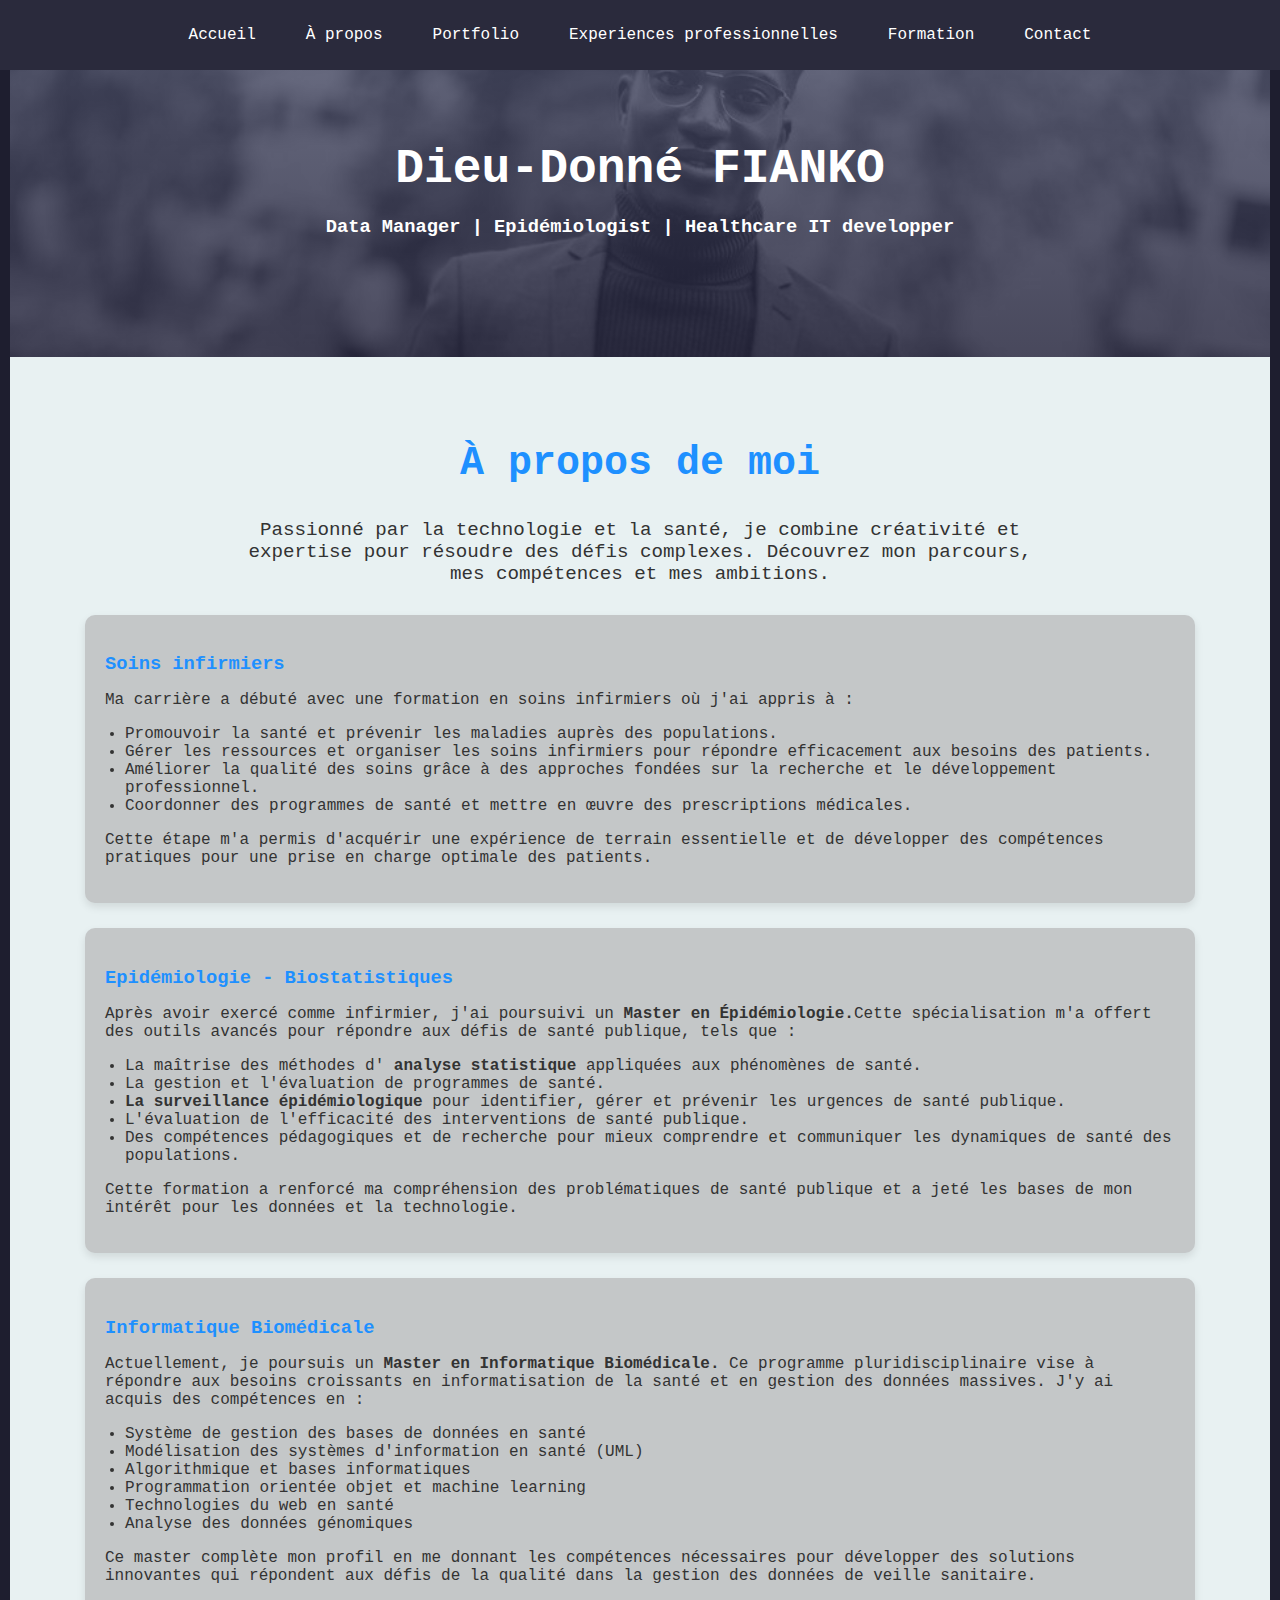
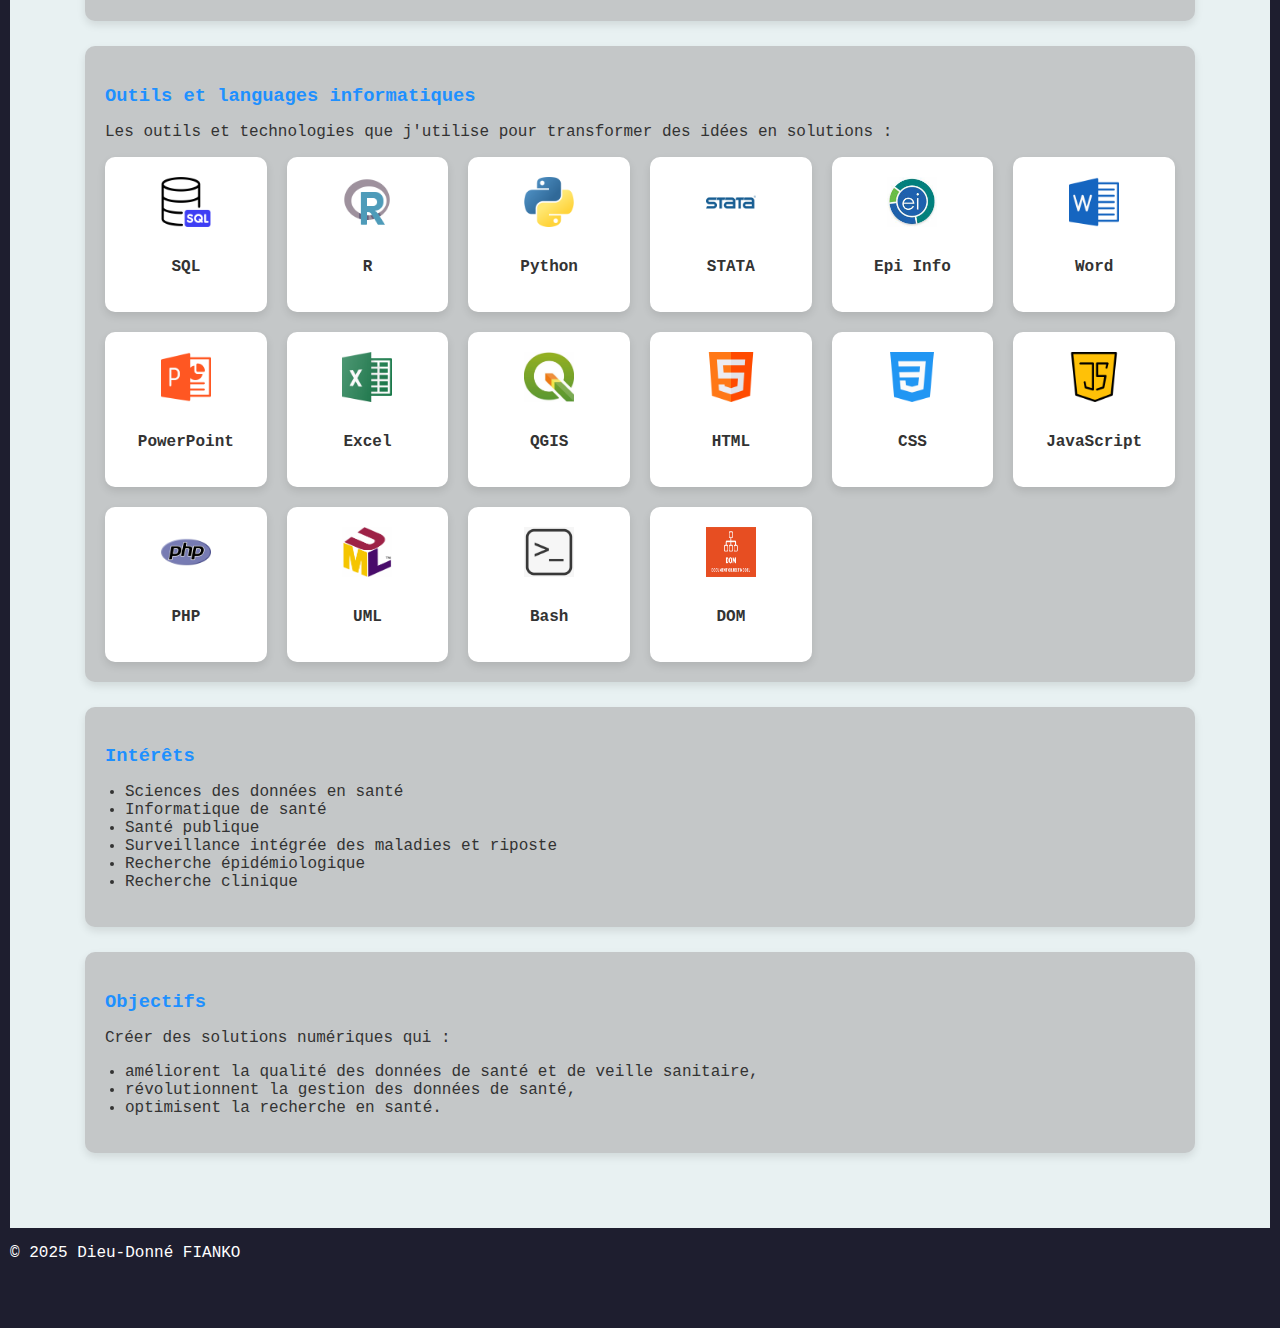
<file: html/apropos.html>
<!DOCTYPE html>
<html lang="fr">

<head>
    <meta charset="UTF-8">
    <meta name="viewport" content="width=device-width, initial-scale=1.0">
    <title>Portfolio de Dieu-Donné FIANKO</title>
    <link rel="stylesheet" href="../css/style1.css">
    <link rel="stylesheet" href="https://cdnjs.cloudflare.com/ajax/libs/font-awesome/5.15.4/css/all.min.css">
</head>

<body>
    <div id="en-tete">
        <h1>Dieu-Donné FIANKO</h1>
        <p><h3>Data Manager | Epidémiologist | Healthcare IT developper</h3></p>
    </div>
    <nav class="navbar">
        <div id="menu">
            <ul>
                <li><a href="../index.html">Accueil</a></li>
                <li><a href="apropos.html">À propos</a></li>
                <li><a href="portfolio.html">Portfolio</a></li>
                <li><a href="experiencepro.html">Experiences professionnelles</a></li>
                <li><a href="formation.html">Formation</a></li>
                <li><a href="contact.html">Contact</a></li>
            </ul>
        </div>
        <img src="../images/menu-btn.png" alt="menu-humburger" class="menu-humburger">
    </nav>
    <div id="apropos">
        <div id="apropos-intro">
            <h2>À propos de moi</h2>
            <p>Passionné par la technologie et la santé, je combine créativité et expertise pour résoudre des défis
                complexes. Découvrez mon parcours, mes compétences et mes ambitions.</p>
        </div>
        <div id="apropos-details">
            <div class="domaine">
                <h3>Soins infirmiers</h3>
                <p>Ma carrière a débuté avec une formation en soins infirmiers où j'ai appris à :</p>
                <ul>
                    <li>Promouvoir la santé et prévenir les maladies auprès des populations.</li>
                    <li>Gérer les ressources et organiser les soins infirmiers pour répondre efficacement aux besoins
                        des patients.</li>
                    <li>Améliorer la qualité des soins grâce à des approches fondées sur la recherche et le
                        développement professionnel.</li>
                    <li>Coordonner des programmes de santé et mettre en œuvre des prescriptions médicales.</li>
                </ul>
                <p>Cette étape m'a permis d'acquérir une expérience de terrain essentielle et de développer des
                    compétences pratiques pour une prise en charge optimale des patients.</p>
            </div>

            <div class="domaine">
                <h3>Epidémiologie - Biostatistiques</h3>
                <p>Après avoir exercé comme infirmier, j'ai poursuivi un <strong>Master en Épidémiologie.</strong>Cette
                    spécialisation m'a offert des outils avancés pour répondre aux défis de santé publique, tels que :
                </p>
                <ul>
                    <li>La maîtrise des méthodes d' <strong>analyse statistique</strong> appliquées aux phénomènes de
                        santé.</li>
                    <li>La gestion et l'évaluation de programmes de santé.</li>
                    <li><strong>La surveillance épidémiologique</strong> pour identifier, gérer et prévenir les urgences
                        de santé publique.</li>
                    <li>L'évaluation de l'efficacité des interventions de santé publique.</li>
                    <li>Des compétences pédagogiques et de recherche pour mieux comprendre et communiquer les dynamiques
                        de santé des populations.</li>
                </ul>
                <p>Cette formation a renforcé ma compréhension des problématiques de santé publique et a jeté les bases
                    de mon intérêt pour les données et la technologie.</p>
            </div>

            <div class="domaine">
                <h3>Informatique Biomédicale</h3>
                <p>Actuellement, je poursuis un <strong>Master en Informatique Biomédicale.</strong> Ce programme
                    pluridisciplinaire vise à répondre aux besoins croissants en informatisation de la santé et en
                    gestion des données massives. J'y ai acquis des compétences en :</p>
                <ul>
                    <li>Système de gestion des bases de données en santé</li>
                    <li>Modélisation des systèmes d'information en santé (UML)</li>
                    <li>Algorithmique et bases informatiques</li>
                    <li>Programmation orientée objet et machine learning</li>
                    <li>Technologies du web en santé</li>
                    <li>Analyse des données génomiques</li>
                </ul>
                <p>Ce master complète mon profil en me donnant les compétences nécessaires pour développer des solutions
                    innovantes qui répondent aux défis de la qualité dans la gestion des données de veille sanitaire.
                </p>
            </div>
            <div class="domaine">
                <h3>Outils et languages informatiques</h3>
                <p>Les outils et technologies que j'utilise pour transformer des idées en solutions :</p>
                <div id="competences-contenu">
                    <div class="competence">
                        <img src="../images/sql.png" alt="Logo SQL">
                        <p>SQL</p>
                    </div>
                    <div class="competence">
                        <img src="../images/r.png" alt="Logo R">
                        <p>R</p>
                    </div>
                    <div class="competence">
                        <img src="../images/python.png" alt="Logo Python">
                        <p>Python</p>
                    </div>
                    <div class="competence">
                        <img src="../images/stata.png" alt="Logo STATA">
                        <p>STATA</p>
                    </div>
                    <div class="competence">
                        <img src="../images/epi.jpeg" alt="Logo Epi Info">
                        <p>Epi Info</p>
                    </div>
                    <div class="competence">
                        <img src="../images/word.png" alt="Logo Word">
                        <p>Word</p>
                    </div>
                    <div class="competence">
                        <img src="../images/powerpoint.png" alt="Logo PowerPoint">
                        <p>PowerPoint</p>
                    </div>
                    <div class="competence">
                        <img src="../images/excel.png" alt="Logo Excel">
                        <p>Excel</p>
                    </div>
                    <div class="competence">
                        <img src="../images/qgis.jpeg" alt="Logo QGIS">
                        <p>QGIS</p>
                    </div>
                    <div class="competence">
                        <img src="../images/html.png" alt="Logo HTML">
                        <p>HTML</p>
                    </div>
                    <div class="competence">
                        <img src="../images/css.png" alt="Logo CSS">
                        <p>CSS</p>
                    </div>
                    <div class="competence">
                        <img src="../images/js.png" alt="Logo JavaScript">
                        <p>JavaScript</p>
                    </div>
                    <div class="competence">
                        <img src="../images/php.png" alt="Logo PHP">
                        <p>PHP</p>
                    </div>
                    <div class="competence">
                        <img src="../images/uml.gif" alt="Logo UML">
                        <p>UML</p>
                    </div>
                    <div class="competence">
                        <img src="../images/bash.png" alt="Logo Bash">
                        <p>Bash</p>
                    </div>
                    <div class="competence">
                        <img src="../images/dom.jpg" alt="Logo DOM">
                        <p>DOM</p>
                    </div>
                </div>
            </div>

            <div class="domaine">
                <h3>Intérêts</h3>
                <ul>
                    <li>Sciences des données en santé</li>
                    <li>Informatique de santé</li>
                    <li>Santé publique</li>
                    <li>Surveillance intégrée des maladies et riposte</li>
                    <li>Recherche épidémiologique</li>
                    <li>Recherche clinique</li>
                </ul>
            </div>
            <div class="domaine">
                <h3>Objectifs</h3>
                <p>Créer des solutions numériques qui : </p>
                <ul>
                    <li>améliorent la qualité des données de santé et de veille sanitaire,</li>
                    <li>révolutionnent la gestion des données de santé,</li>
                    <li>optimisent la recherche en santé.</li>
            </div>

        </div>
    </div>
    <p>&copy; 2025 Dieu-Donné FIANKO</p>
    <a href="#" class="scroll-top">
        ⬆
    </a>
    <script src="../js/script.js"></script>
</body>

</html>
</file>
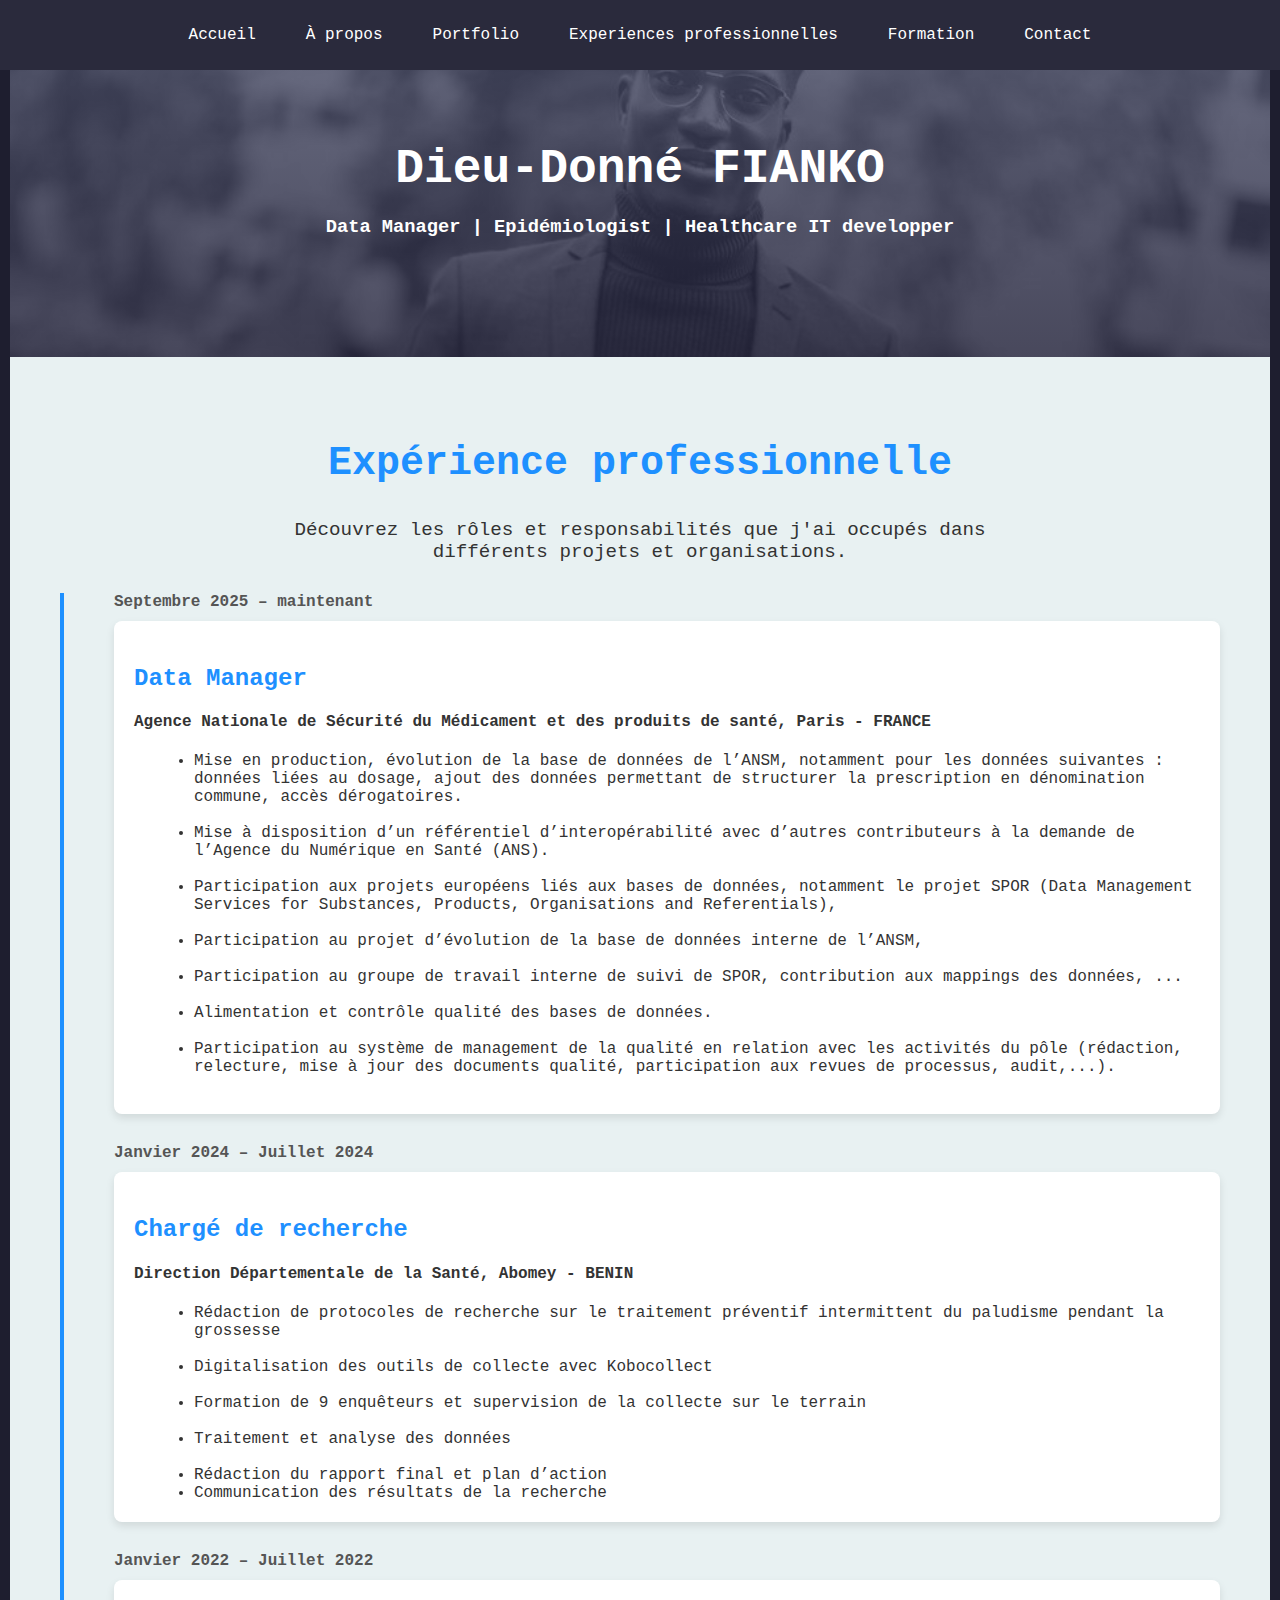
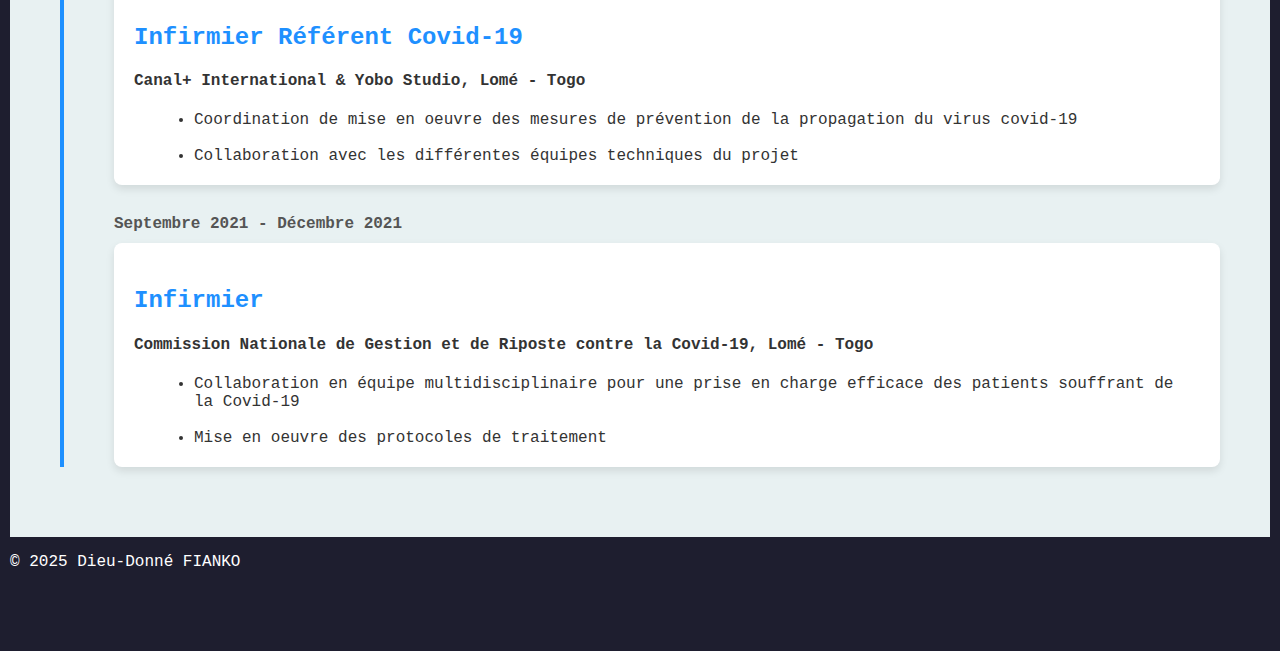
<file: html/experiencepro.html>
<!DOCTYPE html>
<html lang="fr">

<head>
    <meta charset="UTF-8">
    <meta name="viewport" content="width=device-width, initial-scale=1.0">
    <title>Portfolio de Dieu-Donné FIANKO</title>
    <link rel="stylesheet" href="../css/style1.css">
    <link rel="stylesheet" href="https://cdnjs.cloudflare.com/ajax/libs/font-awesome/5.15.4/css/all.min.css">
</head>

<body>
    <div id="en-tete">
        <h1>Dieu-Donné FIANKO</h1>
        <p><h3>Data Manager | Epidémiologist | Healthcare IT developper</h3></p>
    </div>
    <nav class="navbar">
        <div id="menu">
            <ul>
                <li><a href="../index.html">Accueil</a></li>
                <li><a href="apropos.html">À propos</a></li>
                <li><a href="portfolio.html">Portfolio</a></li>
                <li><a href="experiencepro.html">Experiences professionnelles</a></li>
                <li><a href="formation.html">Formation</a></li>
                <li><a href="contact.html">Contact</a></li>
            </ul>
        </div>
        <img src="../images/menu-btn.png" alt="menu-humburger" class="menu-humburger">
    </nav>
    <div id="experience">
        <div id="experience-tete">
            <h2>Expérience professionnelle</h2>
            <p>Découvrez les rôles et responsabilités que j'ai occupés dans différents projets et organisations.</p>
        </div>
        <div id="exp-detail">
            <div class="exp-item">
                <div class="exp-date">Septembre 2025 – maintenant</div>
                <div class="exp-item-contenu">
                    <h3>Data Manager</h3>
                    <p><h4>Agence Nationale de Sécurité du Médicament et des produits de santé, Paris - FRANCE</h4></p>
                    <ul>
                        <li>Mise en production, évolution de la base de données de l’ANSM, notamment pour les données suivantes : 
                            données liées au dosage,
                            ajout des données permettant de structurer la prescription en dénomination commune,
                            accès dérogatoires.
                        </li><br>
                        <li>Mise à disposition d’un référentiel d’interopérabilité avec d’autres contributeurs à la demande de l’Agence du Numérique en Santé (ANS).</li><br>
                        <li>Participation aux projets européens liés aux bases de données, notamment le projet
                            SPOR (Data Management Services for Substances, Products, Organisations and
                            Referentials),
                        </li><br>
                        <li>Participation au projet d’évolution de la base de données interne de
                        l’ANSM,</li><br>
                        <li>Participation au groupe de travail interne de suivi de SPOR, contribution aux
                            mappings des données, ...
                        </li><br>
                        <li>Alimentation et contrôle qualité des bases de données.</li><br>
                        <li>Participation au système de management de la qualité en relation avec les activités du
                            pôle (rédaction, relecture, mise à jour des documents qualité, participation aux revues de
                            processus, audit,...).
                        </li><br>
                    </ul>
                </div>
            </div>
            <div class="exp-item">
                <div class="exp-date">Janvier 2024 – Juillet 2024</div>
                <div class="exp-item-contenu">
                    <h3>Chargé de recherche</h3>
                    <p><h4>Direction Départementale de la Santé, Abomey - BENIN</h4></p>
                    <ul>
                        <li>Rédaction de protocoles de recherche sur le traitement préventif intermittent du paludisme
                            pendant la grossesse</li><br>
                        <li>Digitalisation des outils de collecte avec Kobocollect</li><br>
                        <li>Formation de 9 enquêteurs et supervision de la collecte sur le terrain</li><br>
                        <li>Traitement et analyse des données</li><br>
                        <li>Rédaction du rapport final et plan d’action</li>
                        <li>Communication des résultats de la recherche</li>
                    </ul>
                </div>
            </div>
            <div class="exp-item">
                <div class="exp-date">Janvier 2022 – Juillet 2022</div>
                <div class="exp-item-contenu">
                    <h3>Infirmier Référent Covid-19</h3>
                    <p><h4>Canal+ International & Yobo Studio, Lomé - Togo</h4></p>
                    <ul>
                        <li>Coordination de mise en oeuvre des mesures de prévention de la propagation du virus covid-19
                        </li><br>
                        <li>Collaboration avec les différentes équipes techniques du projet</li>
                    </ul>
                </div>
            </div>
            <div class="exp-item">
                <div class="exp-date">Septembre 2021 - Décembre 2021</div>
                <div class="exp-item-contenu">
                    <h3>Infirmier</h3>
                    <p><h4>Commission Nationale de Gestion et de Riposte contre la Covid-19, Lomé - Togo</h4></p>
                    <ul>
                        <li>Collaboration en équipe multidisciplinaire pour une prise en charge efficace des patients
                            souffrant de la Covid-19</li><br>
                        <li>Mise en oeuvre des protocoles de traitement</li>
                    </ul>
                </div>
            </div>
        </div>
    </div>
    <p>&copy; 2025 Dieu-Donné FIANKO</p>
    <a href="#" class="scroll-top">
        ⬆
    </a>
    <script src="../js/script.js"></script>
</body>

</html>
</file>
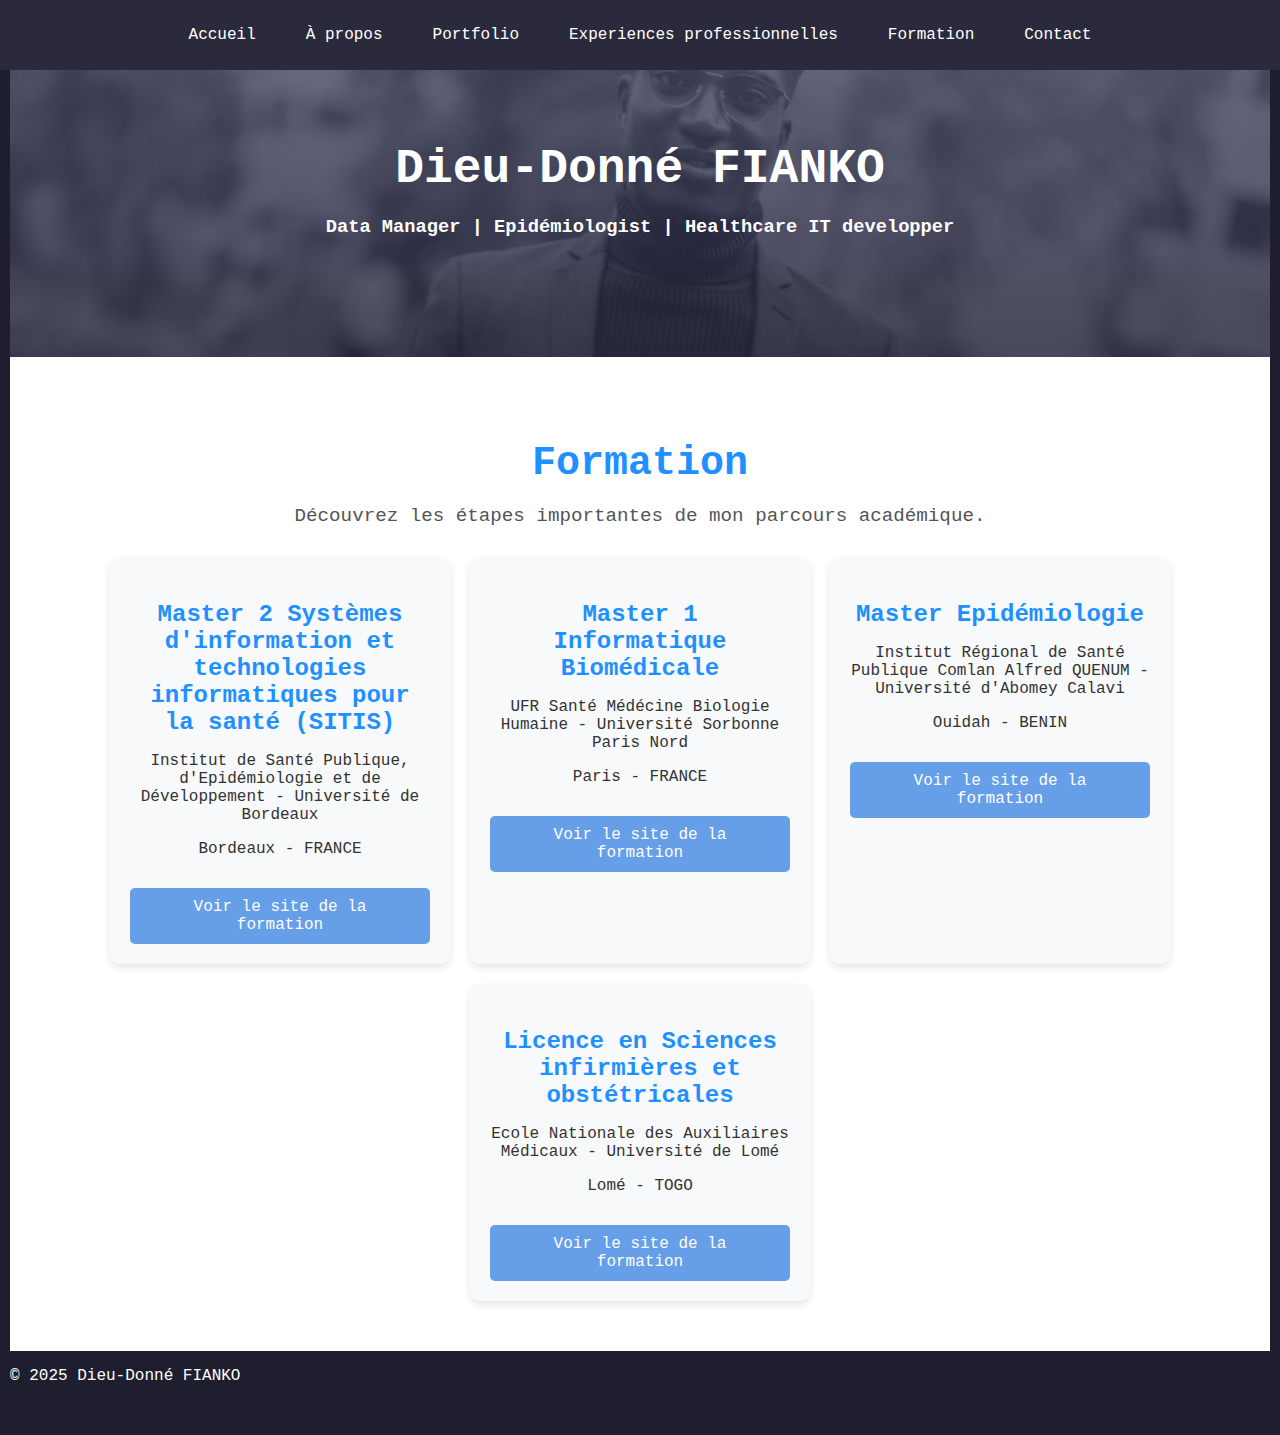
<file: html/formation.html>
<!DOCTYPE html>
<html lang="fr">

<head>
    <meta charset="UTF-8">
    <meta name="viewport" content="width=device-width, initial-scale=1.0">
    <title>Portfolio de Dieu-Donné FIANKO</title>
    <link rel="stylesheet" href="../css/style1.css">
    <link rel="stylesheet" href="https://cdnjs.cloudflare.com/ajax/libs/font-awesome/5.15.4/css/all.min.css">
</head>

<body>
    <div id="en-tete">
        <h1>Dieu-Donné FIANKO</h1>
        <p><h3>Data Manager | Epidémiologist | Healthcare IT developper</h3></p>
    </div>
    <nav class="navbar">
        <div id="menu">
            <ul>
                <li><a href="../index.html">Accueil</a></li>
                <li><a href="apropos.html">À propos</a></li>
                <li><a href="portfolio.html">Portfolio</a></li>
                <li><a href="experiencepro.html">Experiences professionnelles</a></li>
                <li><a href="formation.html">Formation</a></li>
                <li><a href="contact.html">Contact</a></li>
            </ul>
        </div>
        <img src="../images/menu-btn.png" alt="menu-humburger" class="menu-humburger">
    </nav>
    <div id="formations">
        <div id="formation-tete">
            <h2>Formation</h2>
            <p>Découvrez les étapes importantes de mon parcours académique.</p>
        </div>
        <div id="formation-liste">
            <div class="formation">
                <h3>Master 2 Systèmes d'information et technologies informatiques pour la santé (SITIS)</h3>
                <p>Institut de Santé Publique, d'Epidémiologie et de Développement - Université de Bordeaux</p>
                <p>Bordeaux - FRANCE</p>
                <a href="https://www.isped.u-bordeaux.fr/FORMATION/Formations-propos%C3%A9es/Les-Masters/Master-2-Syst%C3%A8mes-dinformation-et-technologies-informatiques-pour-la-sant%C3%A9l"
                    class="boutton">Voir le site de la formation</a>
            </div>
            <div class="formation">
                <h3>Master 1 Informatique Biomédicale</h3>
                <p>UFR Santé Médécine Biologie Humaine - Université Sorbonne Paris Nord</p>
                <p>Paris - FRANCE</p>
                <a href="https://smbh.univ-paris13.fr/index.php/fr/formations/licences,-masters/masters/item/117-informatique-biomedicale-cohabilitation-avec-paris-5-pour-le-m1-et-le-m2.html"
                    class="boutton">Voir le site de la formation</a>
            </div>
            <div class="formation">
                <h3>Master Epidémiologie</h3>
                <p>Institut Régional de Santé Publique Comlan Alfred QUENUM - Université d'Abomey Calavi</p>
                <p>Ouidah - BENIN</p>
                <a href="https://irsp-ouidah.org/core/master-en-epidemiologie/" class="boutton">Voir le site de la
                    formation</a>
            </div>
            <div class="formation">
                <h3>Licence en Sciences infirmières et obstétricales</h3>
                <p>Ecole Nationale des Auxiliaires Médicaux - Université de Lomé</p>
                <p>Lomé - TOGO</p>
                <a href="https://enamlome.tg/formation/departement-des-infirmiers/" class="boutton">Voir le site de la
                    formation</a>
            </div>
        </div>
    </div>
    <p>&copy; 2025 Dieu-Donné FIANKO</p>
    <a href="#" class="scroll-top">
        ⬆
    </a>
    <script src="../js/script.js"></script>
</body>

</html>
</file>
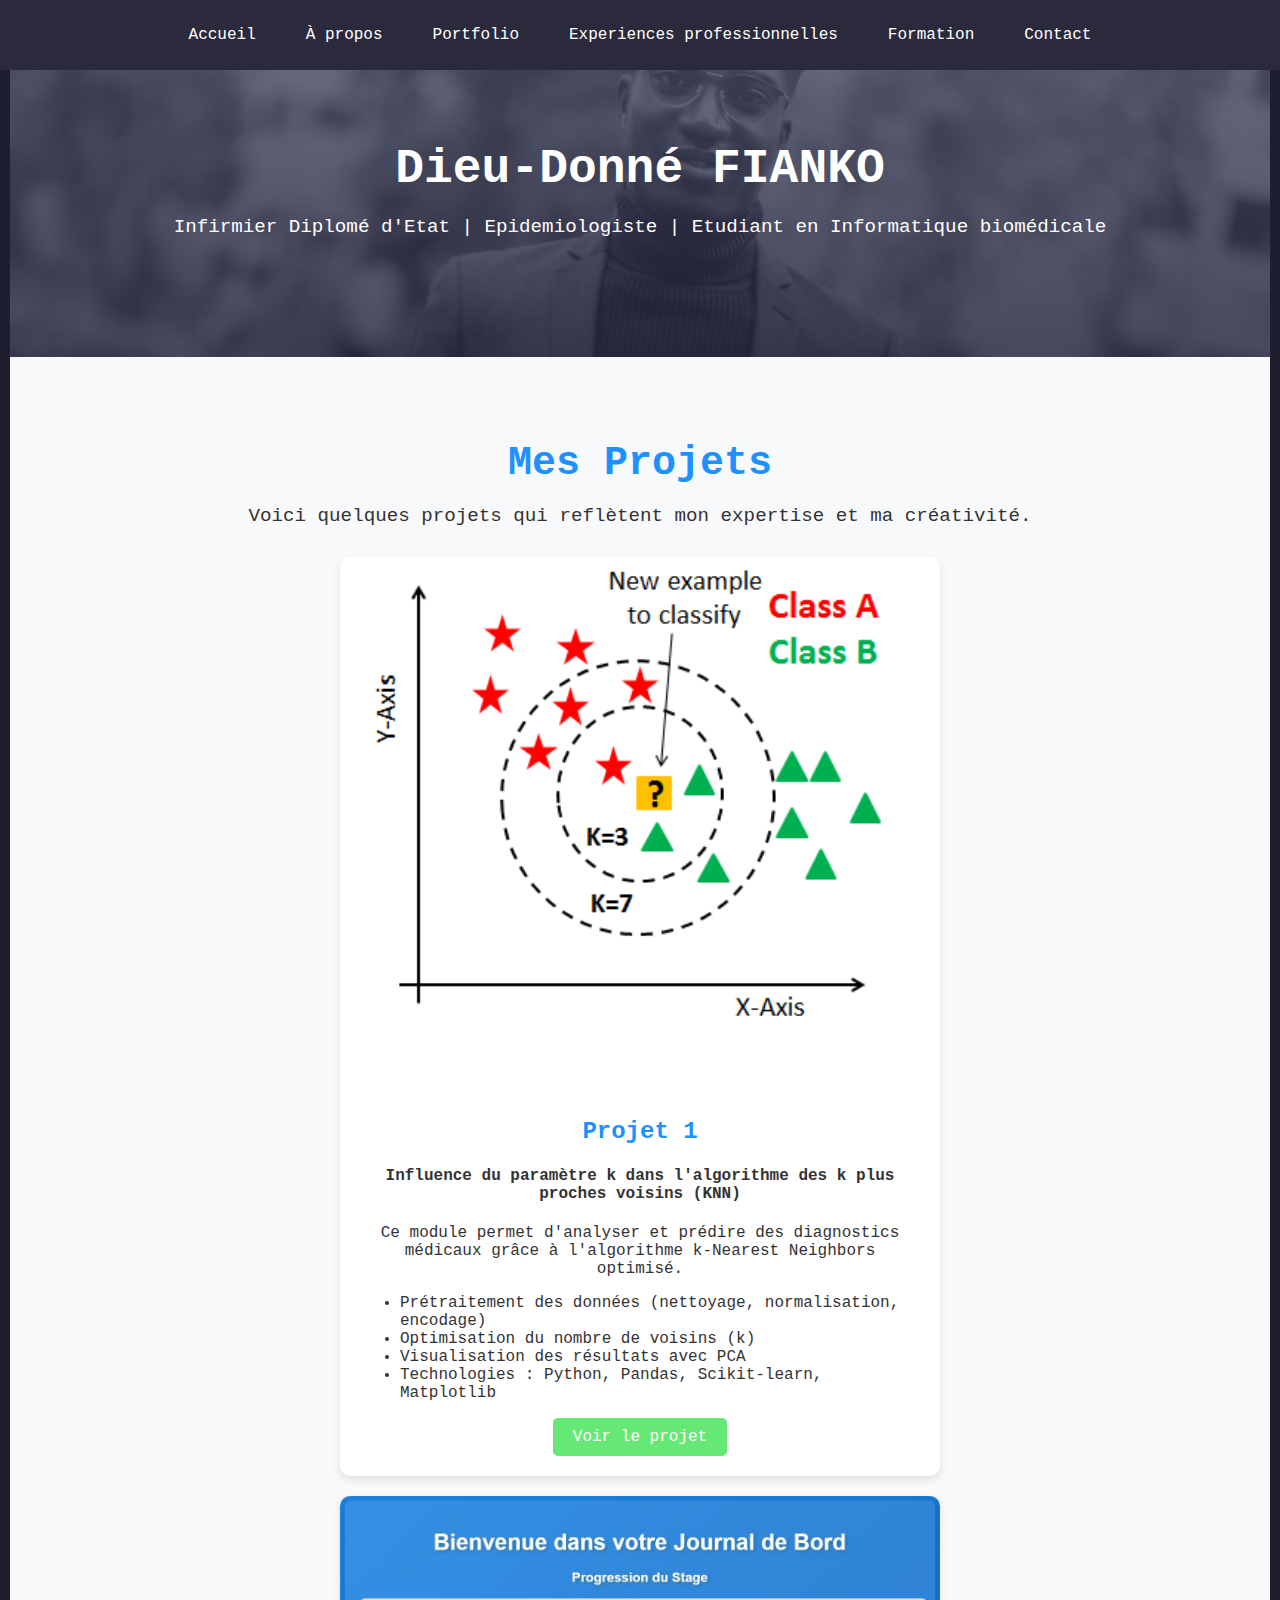
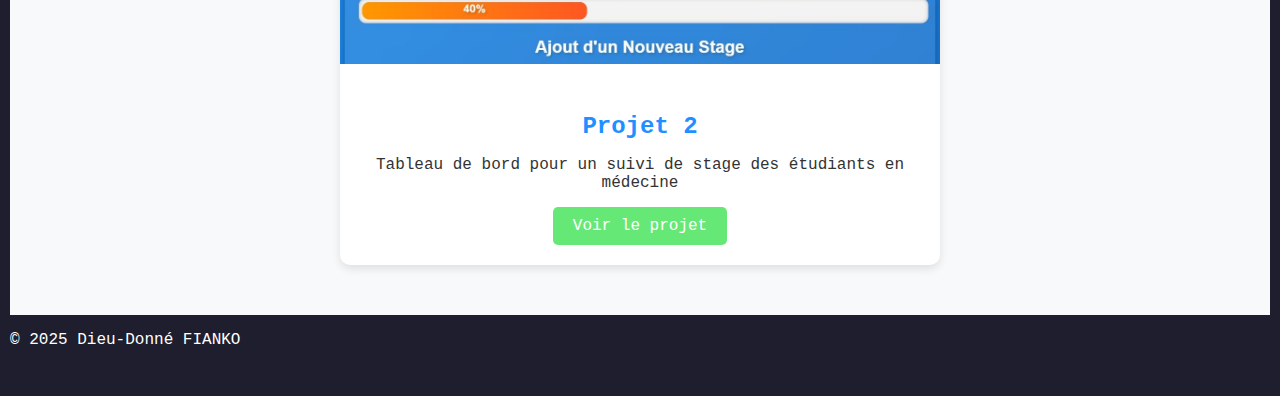
<file: html/portfolio.html>
<!DOCTYPE html>
<html lang="fr">

<head>
    <meta charset="UTF-8">
    <meta name="viewport" content="width=device-width, initial-scale=1.0">
    <title>Portfolio de Dieu-Donné FIANKO</title>
    <link rel="stylesheet" href="../css/style1.css">
    <link rel="stylesheet" href="https://cdnjs.cloudflare.com/ajax/libs/font-awesome/5.15.4/css/all.min.css">
</head>

<body>
    <div id="en-tete">
        <h1>Dieu-Donné FIANKO</h1>
        <p>Infirmier Diplomé d'Etat | Epidemiologiste | Etudiant en Informatique biomédicale</p>
    </div>
    <nav class="navbar">
        <div id="menu">
            <ul>
                <li><a href="../index.html">Accueil</a></li>
                <li><a href="apropos.html">À propos</a></li>
                <li><a href="portfolio.html">Portfolio</a></li>
                <li><a href="experiencepro.html">Experiences professionnelles</a></li>
                <li><a href="formation.html">Formation</a></li>
                <li><a href="contact.html">Contact</a></li>
            </ul>
        </div>
        <img src="../images/menu-btn.png" alt="menu-humburger" class="menu-humburger">
    </nav>
    <div id="portfolio">
        <div id="portfolio-tete">
            <h2>Mes Projets</h2>
            <p>Voici quelques projets qui reflètent mon expertise et ma créativité.</p>
        </div>
        <div id="portfolio-gallerie">
            <div class="projet">
                <img src="../images/knn.png" alt="Projet 1">
                <div class="projet-info">
                    <h3>Projet 1</h3>
                    <h4>Influence du paramètre k dans l'algorithme des k plus proches voisins (KNN)</h4>
                    <p>Ce module permet d'analyser et prédire des diagnostics médicaux grâce à l'algorithme k-Nearest
                        Neighbors optimisé.</p>
                    <ul>
                        <li>Prétraitement des données (nettoyage, normalisation, encodage)</li>
                        <li>Optimisation du nombre de voisins (k)</li>
                        <li>Visualisation des résultats avec PCA</li>
                        <li>Technologies : Python, Pandas, Scikit-learn, Matplotlib</li>
                    </ul>
                    <a href="https://github.com/dieudonne-fianko/kcurve-python" class="boutton">Voir le projet</a>
                </div>
            </div>
            <div class="projet">
                <img src="../images/projet2.jpg" alt="Projet 2">
                <div class="projet-info">
                    <h3>Projet 2</h3>
                    <p>Tableau de bord pour un suivi de stage des étudiants en médecine</p>
                    <a href="http://dieudonnefianko.atwebpages.com/public_html/" class="boutton">Voir le projet</a>
                </div>
            </div>
        </div>
    </div>
    <p>&copy; 2025 Dieu-Donné FIANKO</p>
    <a href="#" class="scroll-top">
        ⬆
    </a>
    <script src="../js/script.js"></script>
</body>

</html>
</file>
<file: css/style1.css>
body {
    font-family: 'Comic sans MS', monospace, sans-serif;
    margin: 5px;
    padding: 5px;
    background-color: #1e1e2f;
    color: #fff;
}

#en-tete {
    text-align: center;
    padding: 100px 20px;
    background: linear-gradient(to bottom, rgba(74, 78, 105, 0.8), rgba(34, 34, 59, 0.8)),
        url('../images/en-tete.jpg') no-repeat center center;
    background-size: cover;
}

#en-tete h1 {
    font-size: 3em;
    margin-bottom: 20px;
}

#en-tete p {
    font-size: 1.2em;
}

/* fixer le menu*/
#menu {
    position: fixed;
    /* Toujours affiché en haut */
    top: 0;
    left: 0;
    width: 100%;
    z-index: 999;
    background-color: #2a2a3c;
}

/* Une valeur élevée pour être au-dessus des autres éléments */

#menu ul {
    display: flex;
    justify-content: center;
    list-style: none;
    background-color: #2a2a3c;
    padding: 10px;
}

#menu ul li {
    margin: 0 15px;
    list-style: none;
}

#menu ul li a {
    color: white;
    text-decoration: none;
    transition: color 0.3s;
}

#menu ul li a:hover {
    color: #727070;
}

#accueil {
    padding: 50px;
    background-color: #6adae7;
    color: #333;
}


/* Style pour la section À propos */
#apropos {
    padding: 50px;
    background-color: #e8f1f2;
    color: #333;
}

#apropos-intro {
    text-align: center;
    margin-bottom: 30px;
}

#apropos-intro h2 {
    font-size: 2.5em;
    color: #1e90ff;
}

#apropos-intro p {
    font-size: 1.2em;
    max-width: 800px;
    margin: 0 auto;
}

#apropos-details {
    display: block;
    gap: 20px;
    justify-content: center;
}

.domaine {
    margin: 25px;
    background-color: #c4c7c8;
    padding: 20px;
    border-radius: 10px;
    box-shadow: 0 4px 8px rgba(0, 0, 0, 0.1);
    width: auto;
    transition: transform 0.3s ease, box-shadow 0.3s ease;
}

.domaine:hover {
    transform: scale(1.05);
    box-shadow: 0 6px 12px rgba(0, 0, 0, 0.15);
}

.domaine h3 {
    color: #1e90ff;
    margin-bottom: 10px;
}

.domaine ul {
    list-style-type: disc;
    padding-left: 20px;
}

.domaine p {
    font-size: 1em;
}


/* Section compétences */
#competences-contenu {
    display: grid;
    grid-template-columns: repeat(auto-fit, minmax(150px, 1fr));
    gap: 20px;
    justify-content: center;
}

.competence {
    background-color: #fff;
    border-radius: 10px;
    padding: 20px;
    text-align: center;
    box-shadow: 0 4px 8px rgba(0, 0, 0, 0.1);
    transition: transform 0.3s ease, box-shadow 0.3s ease;
}

.competence:hover {
    transform: scale(1.1);
    box-shadow: 0 6px 12px rgba(0, 0, 0, 0.15);
}

.competence img {
    width: 50px;
    height: 50px;
    margin-bottom: 10px;
    transition: transform 0.3s;
}

.competence:hover img {
    transform: scale(1.2);
}

.competence p {
    font-size: 1em;
    font-weight: bold;
    color: #333;
}

/* Style pour la section Portfolio */
#portfolio {
    padding: 50px;
    background-color: #f8f9fa;
    color: #333;
    text-align: center;
}

#portfolio-tete h2 {
    font-size: 2.5em;
    color: #1e90ff;
    margin-bottom: 10px;
}

#portfolio-tete p {
    font-size: 1.2em;
    margin-bottom: 30px;
}

#portfolio-gallerie {
    display: flex;
    flex-wrap: wrap;
    justify-content: center;
    gap: 20px;
}

.projet {
    background-color: #fff;
    border-radius: 10px;
    overflow: hidden;
    width: 600px;
    box-shadow: 0 4px 8px rgba(0, 0, 0, 0.1);
    transition: transform 0.3s ease-in-out, box-shadow 0.3s ease-in-out;
}

.projet:hover {
    transform: scale(1.05);
    box-shadow: 0 6px 12px rgba(0, 0, 0, 0.2);
}

.projet img {
    width: 100%;
    height: auto;
}

.projet-info {
    padding: 20px;
}

.projet-info h3 {
    font-size: 1.5em;
    margin-bottom: 10px;
    color: #1e90ff;
}

.projet-info p {
    font-size: 1em;
    margin-bottom: 15px;
}

.projet-info ul {
    text-align: left;
}

.projet-info .boutton {
    display: inline-block;
    padding: 10px 20px;
    background-color: #66e877;
    color: white;
    text-decoration: none;
    border-radius: 5px;
    font-size: 1em;
    transition: background-color 0.3s ease;
}

.projet-info .boutton:hover {
    background-color: #03944b;
}



/* Style pour la section Expérience professionnelle */
#experience {
    padding: 50px;
    background-color: #e8f1f2;
    color: #333;
}

#experience-tete {
    text-align: center;
    margin-bottom: 30px;
}

#experience-tete h2 {
    font-size: 2.5em;
    color: #1e90ff;
}

#experience-tete p {
    font-size: 1.2em;
    max-width: 800px;
    margin: 0 auto;
}

#exp-detail {
    position: relative;
    margin: 20px 0;
    padding-left: 30px;
    border-left: 4px solid #1e90ff;
}

.exp-item {
    position: relative;
    margin-bottom: 30px;
    padding-left: 20px;
}

.exp-item:last-child {
    margin-bottom: 0;
}

.exp-date {
    font-size: 1em;
    font-weight: bold;
    color: #555;
    margin-bottom: 10px;
}

.exp-item-contenu {
    background-color: #fff;
    padding: 20px;
    border-radius: 8px;
    box-shadow: 0 4px 8px rgba(0, 0, 0, 0.1);
    transition: transform 0.3s, box-shadow 0.3s;
}

.exp-item-contenu:hover {
    transform: translateY(-5px);
    box-shadow: 0 6px 12px rgba(0, 0, 0, 0.15);
}

.exp-item-contenu h3 {
    font-size: 1.5em;
    margin-bottom: 10px;
    color: #1e90ff;
}

.exp-item-contenu ul {
    list-style-type: disc;
    margin: 10px 0 0 20px;
}



/* Style pour la section Formation */
#formations {
    padding: 50px;
    background-color: #fff;
    color: #333;
    text-align: center;
}

#formation-tete h2 {
    font-size: 2.5em;
    color: #1e90ff;
    margin-bottom: 10px;
}

#formation-tete p {
    font-size: 1.2em;
    margin-bottom: 30px;
    color: #555;
}

#formation-liste {
    display: flex;
    flex-wrap: wrap;
    gap: 20px;
    justify-content: center;
}

.formation {
    background-color: #f8f9fa;
    padding: 20px;
    border-radius: 10px;
    box-shadow: 0 4px 8px rgba(0, 0, 0, 0.1);
    width: 300px;
    transition: transform 0.3s ease-in-out, box-shadow 0.3s ease-in-out;
}

.formation:hover {
    transform: scale(1.05);
    box-shadow: 0 6px 12px rgba(0, 0, 0, 0.2);
}

.formation h3 {
    font-size: 1.5em;
    color: #1e90ff;
    margin-bottom: 10px;
}

.formation p {
    font-size: 1em;
    margin-bottom: 5px;
}

.formation span {
    font-size: 0.9em;
    color: #888;
}

.formation .boutton {
    display: block;
    margin-top: 30px;
    padding: 10px 20px;
    background-color: #669ee8;
    color: white;
    text-decoration: none;
    border-radius: 5px;
    font-size: 1em;
    transition: background-color 0.3s ease;
}

.formation .boutton:hover {
    background-color: #031994;
}

/* Style pour la section Contact */
#contact {
    padding: 50px;
    background-color: #f0f0f0;
    text-align: center;
    color: #333;
}

#contact-tete h2 {
    font-size: 2.5em;
    color: #1e90ff;
    margin-bottom: 10px;
}

#contact-tete p {
    font-size: 1.2em;
    margin-bottom: 30px;
    color: #555;
}

#contact-contenu {
    display: block;
    flex-wrap: wrap;
    justify-content: center;
    gap: 30px;
}

#contact-form {
    background-color: #fff;
    margin: auto;
    padding: 20px;
    border-radius: 10px;
    box-shadow: 0 4px 8px rgba(0, 0, 0, 0.1);
    width: 80%;
}

.form {
    margin-right: 15px;
    margin-bottom: 15px;
    text-align: left;
}

.form label {
    font-size: 1em;
    color: #555;
}

.form input,
.form textarea {
    width: 100%;
    padding: 10px;
    margin-top: 5px;
    border: 1px solid #ccc;
    border-radius: 5px;
}

#boutton-contact {
    background-color: #88c7fb;
    color: white;
    border: none;
    padding: 10px 20px;
    border-radius: 5px;
    cursor: pointer;
    transition: background-color 0.3s;
}

#boutton-contact:hover {
    background-color: #0f52be;
}

.scroll-top {
    position: fixed;
    bottom: 20px;
    right: 20px;
    width: 50px;
    height: 50px;
    background-color: #0077ff;
    color: white;
    font-size: 2rem;
    text-align: center;
    line-height: 50px;
    border-radius: 50%;
    box-shadow: 0 4px 8px rgba(0, 0, 0, 0.2);
    cursor: pointer;
    transition: all 0.3s ease-in-out;
    display: none;
    /* Cachée par défaut */
}

.scroll-top:hover {
    background-color: #0056b3;
}

/* Afficher la flèche uniquement quand l'utilisateur a défilé vers le bas */
.scroll-top.show {
    display: block;
}


/* barre de menu responsive */
.navbar {
    position: absolute;
    padding: 50px;
    display: flex;
    justify-content: space-between;
    align-items: center;
    width: 100%;
    box-sizing: border-box;
}

.navbar a {
    color: white;
}

.navbar #menu ul {
    display: flex;
}

.navbar #menu ul li {
    margin: 0 25px;
}

.navbar #menu ul li.active a {
    color: grey;
    font-weight: 600;
}

.navbar .menu-humburger {
    display: none;
    position: absolute;
    top: 10px;
    right: 10px;
    width: 35px;
}


@media screen and (max-width: 900px) {
    .navbar {
        padding: 0;
    }

    .navbar .menu-humburger {
        position: fixed;
        display: block;
        z-index: 1000;
    }

    #menu {
        position: fixed;
        top: 0;
        left: 0;
        background-color: rgba(3, 43, 73, 0.468);
        backdrop-filter: blur(8px);
        width: 100%;
        height: 100vh;
        display: flex;
        justify-content: center;
        align-items: center;
        transform: translateX(-100%);
        transition: transform 0.5s ease-in-out;
        z-index: 999;
    }

    #menu.mobile-menu {
        transform: translateX(0);
    }

    #menu ul {
        display: flex;
        top: 0;
        left: 0;
        width: 100%;
        height: 100vh;
        flex-direction: column;
        align-items: center;
        background-color: inherit;
    }

    .navbar #menu ul li {
        margin: 15px 0;
        font-size: 1em;
    }
}
</file>
<file: portfolio/css/style1.css>
body {
    font-family: 'Comic sans MS', monospace, sans-serif;
    margin: 5px;
    padding: 5px;
    background-color: #1e1e2f;
    color: #fff;
}

#en-tete {
    text-align: center;
    padding: 100px 20px;
    background: linear-gradient(to bottom, rgba(74, 78, 105, 0.8), rgba(34, 34, 59, 0.8)),
        url('../images/en-tete.jpg') no-repeat center center;
    background-size: cover;
}

#en-tete h1 {
    font-size: 3em;
    margin-bottom: 20px;
}

#en-tete p {
    font-size: 1.2em;
}

/* fixer le menu*/
#menu {
    position: sticky;
    top: 0;
    z-index: 999;
    /* Une valeur élevée pour être au-dessus des autres éléments */
}


#menu ul {
    display: flex;
    justify-content: center;
    list-style: none;
    background-color: #2a2a3c;
    padding: 10px;
}


#menu ul li {
    margin: 0 15px;
}

#menu ul li a {
    color: white;
    text-decoration: none;
    transition: color 0.3s;
}

#menu ul li a:hover {
    color: #727070;
}

#accueil {
    padding: 50px;
    background-color: #6adae7;
    color: #333;
}


/* Style pour la section À propos */
#apropos {
    padding: 50px;
    background-color: #e8f1f2;
    color: #333;
}

#apropos-intro {
    text-align: center;
    margin-bottom: 30px;
}

#apropos-intro h2 {
    font-size: 2.5em;
    color: #1e90ff;
}

#apropos-intro p {
    font-size: 1.2em;
    max-width: 800px;
    margin: 0 auto;
}

#apropos-details {
    display: block;
    gap: 20px;
    justify-content: center;
}

.domaine {
    margin: 25px;
    background-color: #c4c7c8;
    padding: 20px;
    border-radius: 10px;
    box-shadow: 0 4px 8px rgba(0, 0, 0, 0.1);
    width: auto;
    transition: transform 0.3s ease, box-shadow 0.3s ease;
}

.domaine:hover {
    transform: scale(1.05);
    box-shadow: 0 6px 12px rgba(0, 0, 0, 0.15);
}

.domaine h3 {
    color: #1e90ff;
    margin-bottom: 10px;
}

.domaine ul {
    list-style-type: disc;
    padding-left: 20px;
}

.domaine p {
    font-size: 1em;
}


/* Section compétences */
#competences-contenu {
    display: grid;
    grid-template-columns: repeat(auto-fit, minmax(150px, 1fr));
    gap: 20px;
    justify-content: center;
}

.competence {
    background-color: #fff;
    border-radius: 10px;
    padding: 20px;
    text-align: center;
    box-shadow: 0 4px 8px rgba(0, 0, 0, 0.1);
    transition: transform 0.3s ease, box-shadow 0.3s ease;
}

.competence:hover {
    transform: scale(1.1);
    box-shadow: 0 6px 12px rgba(0, 0, 0, 0.15);
}

.competence img {
    width: 50px;
    height: 50px;
    margin-bottom: 10px;
    transition: transform 0.3s;
}

.competence:hover img {
    transform: scale(1.2);
}

.competence p {
    font-size: 1em;
    font-weight: bold;
    color: #333;
}

/* Style pour la section Portfolio */
#portfolio {
    padding: 50px;
    background-color: #f8f9fa;
    color: #333;
    text-align: center;
}

#portfolio-tete h2 {
    font-size: 2.5em;
    color: #1e90ff;
    margin-bottom: 10px;
}

#portfolio-tete p {
    font-size: 1.2em;
    margin-bottom: 30px;
}

#portfolio-gallerie {
    display: flex;
    flex-wrap: wrap;
    justify-content: center;
    gap: 20px;
}

.projet {
    background-color: #fff;
    border-radius: 10px;
    overflow: hidden;
    width: 600px;
    box-shadow: 0 4px 8px rgba(0, 0, 0, 0.1);
    transition: transform 0.3s ease-in-out, box-shadow 0.3s ease-in-out;
}

.projet:hover {
    transform: scale(1.05);
    box-shadow: 0 6px 12px rgba(0, 0, 0, 0.2);
}

.projet img {
    width: 100%;
    height: auto;
}

.projet-info {
    padding: 20px;
}

.projet-info h3 {
    font-size: 1.5em;
    margin-bottom: 10px;
    color: #1e90ff;
}

.projet-info p {
    font-size: 1em;
    margin-bottom: 15px;
}

.projet-info ul {
    text-align: left;
}

.projet-info .boutton {
    display: inline-block;
    padding: 10px 20px;
    background-color: #66e877;
    color: white;
    text-decoration: none;
    border-radius: 5px;
    font-size: 1em;
    transition: background-color 0.3s ease;
}

.projet-info .boutton:hover {
    background-color: #03944b;
}



/* Style pour la section Expérience professionnelle */
#experience {
    padding: 50px;
    background-color: #e8f1f2;
    color: #333;
}

#experience-tete {
    text-align: center;
    margin-bottom: 30px;
}

#experience-tete h2 {
    font-size: 2.5em;
    color: #1e90ff;
}

#experience-tete p {
    font-size: 1.2em;
    max-width: 800px;
    margin: 0 auto;
}

#exp-detail {
    position: relative;
    margin: 20px 0;
    padding-left: 30px;
    border-left: 4px solid #1e90ff;
}

.exp-item {
    position: relative;
    margin-bottom: 30px;
    padding-left: 20px;
}

.exp-item:last-child {
    margin-bottom: 0;
}

.exp-date {
    font-size: 1em;
    font-weight: bold;
    color: #555;
    margin-bottom: 10px;
}

.exp-item-contenu {
    background-color: #fff;
    padding: 20px;
    border-radius: 8px;
    box-shadow: 0 4px 8px rgba(0, 0, 0, 0.1);
    transition: transform 0.3s, box-shadow 0.3s;
}

.exp-item-contenu:hover {
    transform: translateY(-5px);
    box-shadow: 0 6px 12px rgba(0, 0, 0, 0.15);
}

.exp-item-contenu h3 {
    font-size: 1.5em;
    margin-bottom: 10px;
    color: #1e90ff;
}

.exp-item-contenu ul {
    list-style-type: disc;
    margin: 10px 0 0 20px;
}



/* Style pour la section Formation */
#formations {
    padding: 50px;
    background-color: #fff;
    color: #333;
    text-align: center;
}

#formation-tete h2 {
    font-size: 2.5em;
    color: #1e90ff;
    margin-bottom: 10px;
}

#formation-tete p {
    font-size: 1.2em;
    margin-bottom: 30px;
    color: #555;
}

#formation-liste {
    display: flex;
    flex-wrap: wrap;
    gap: 20px;
    justify-content: center;
}

.formation {
    background-color: #f8f9fa;
    padding: 20px;
    border-radius: 10px;
    box-shadow: 0 4px 8px rgba(0, 0, 0, 0.1);
    width: 300px;
    transition: transform 0.3s ease-in-out, box-shadow 0.3s ease-in-out;
}

.formation:hover {
    transform: scale(1.05);
    box-shadow: 0 6px 12px rgba(0, 0, 0, 0.2);
}

.formation h3 {
    font-size: 1.5em;
    color: #1e90ff;
    margin-bottom: 10px;
}

.formation p {
    font-size: 1em;
    margin-bottom: 5px;
}

.formation span {
    font-size: 0.9em;
    color: #888;
}

.formation .boutton {
    display: block;
    margin-top: 30px;
    padding: 10px 20px;
    background-color: #669ee8;
    color: white;
    text-decoration: none;
    border-radius: 5px;
    font-size: 1em;
    transition: background-color 0.3s ease;
}

.formation .boutton:hover {
    background-color: #031994;
}

/* Style pour la section Contact */
#contact {
    padding: 50px;
    background-color: #f0f0f0;
    text-align: center;
    color: #333;
}

#contact-tete h2 {
    font-size: 2.5em;
    color: #1e90ff;
    margin-bottom: 10px;
}

#contact-tete p {
    font-size: 1.2em;
    margin-bottom: 30px;
    color: #555;
}

#contact-contenu {
    display: block;
    flex-wrap: wrap;
    justify-content: center;
    gap: 30px;
}

#contact-form {
    background-color: #fff;
    margin: auto;
    padding: 20px;
    border-radius: 10px;
    box-shadow: 0 4px 8px rgba(0, 0, 0, 0.1);
    width: 80%;
}

.form {
    margin-right: 15px;
    margin-bottom: 15px;
    text-align: left;
}

.form label {
    font-size: 1em;
    color: #555;
}

.form input,
.form textarea {
    width: 100%;
    padding: 10px;
    margin-top: 5px;
    border: 1px solid #ccc;
    border-radius: 5px;
}

#boutton-contact {
    background-color: #88c7fb;
    color: white;
    border: none;
    padding: 10px 20px;
    border-radius: 5px;
    cursor: pointer;
    transition: background-color 0.3s;
}

#boutton-contact:hover {
    background-color: #0f52be;
}
</file>
